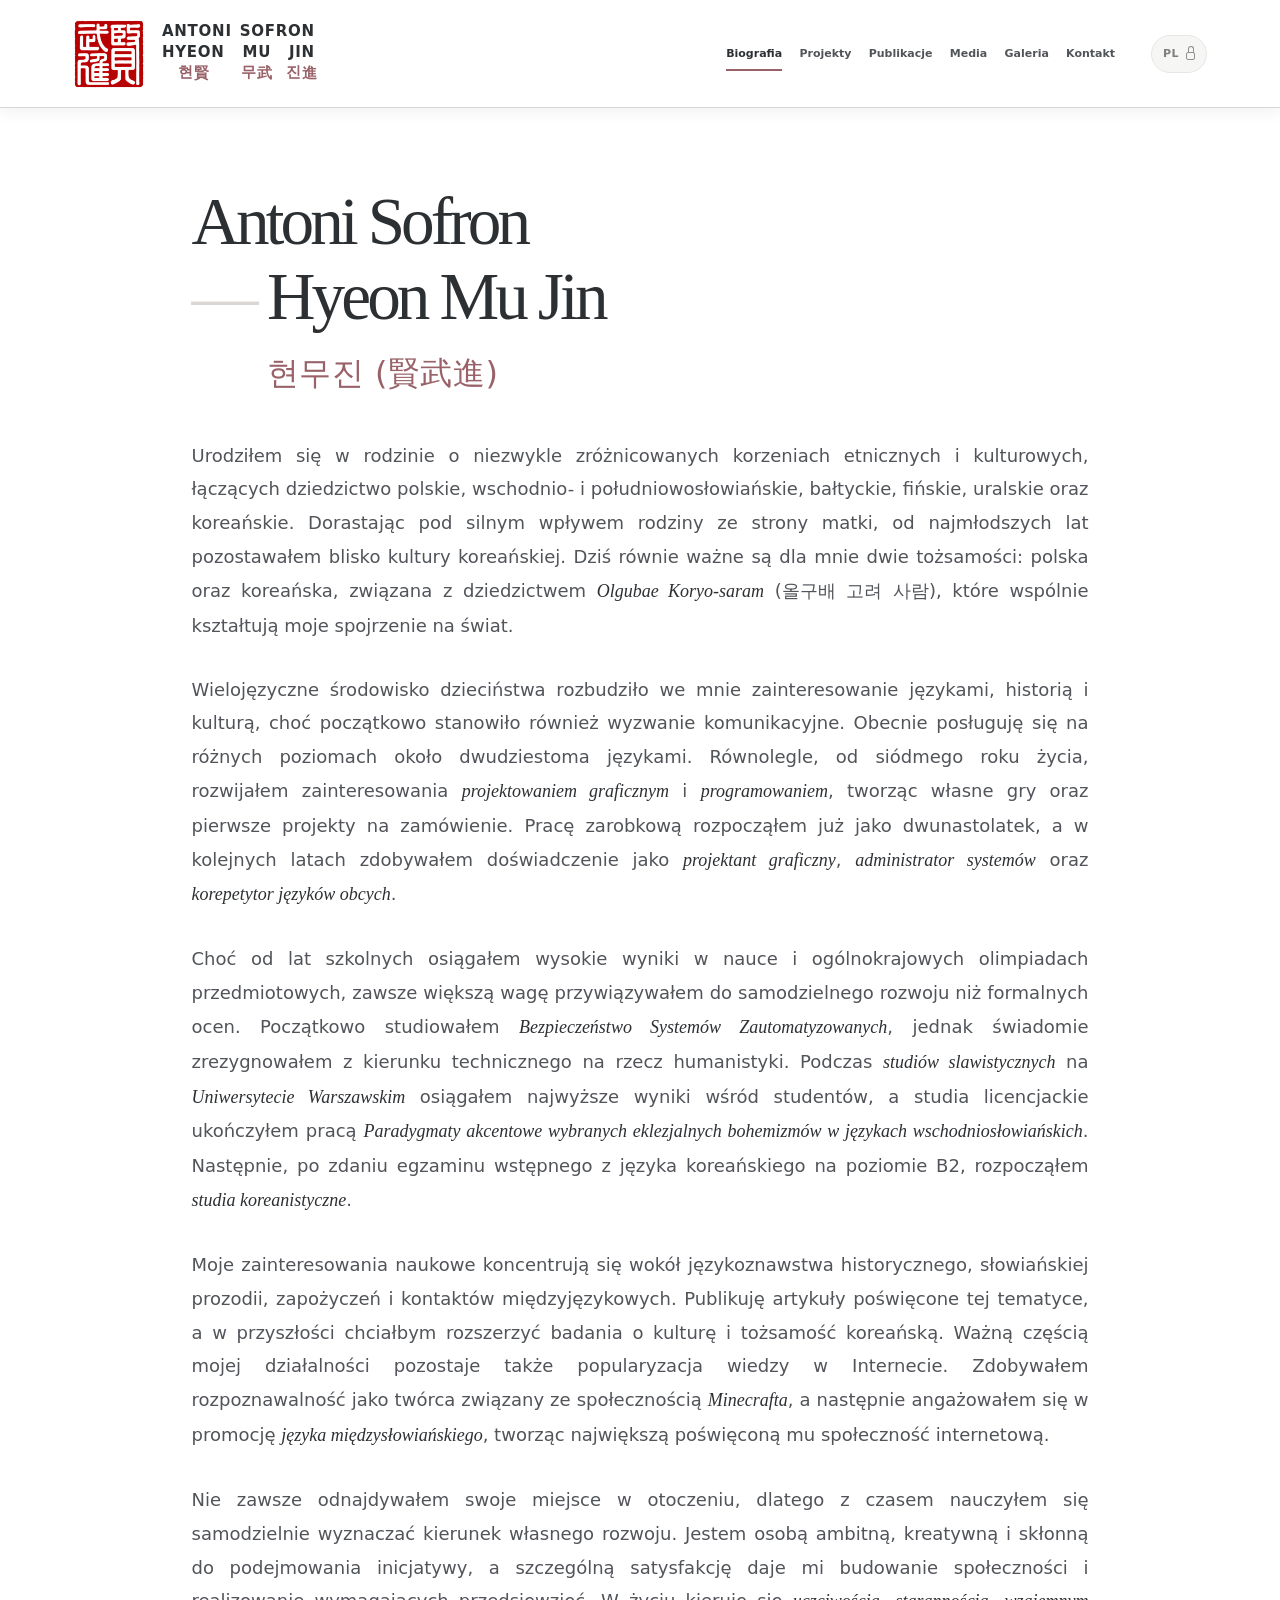
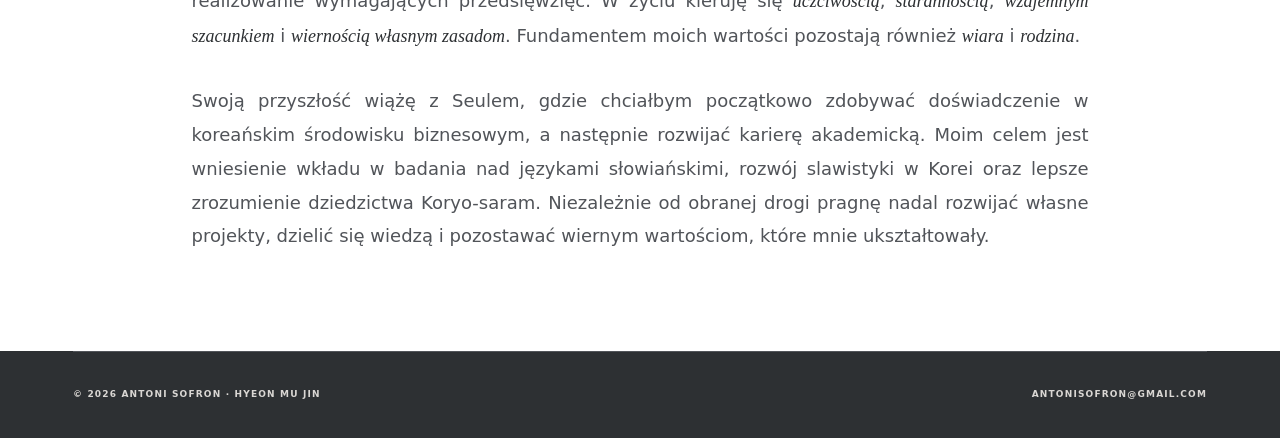
<file: index.html>
<!DOCTYPE html>
<html lang="pl"><head><meta charset="utf-8"/><meta content="width=device-width, initial-scale=1" name="viewport"/>
<meta content="#FFFFFF" name="theme-color"/>
<meta content="Antoni Sofron — Hyeon Mu Jin (현무진, 賢武進). Biografia, projekty, publikacje, media i kontakt." name="description"/>
<link href="https://antonisofron.github.io/antonisofron/" rel="canonical"/>
<meta content="website" property="og:type"/><meta content="AntoniSofron | Antoni Sofron — Hyeon Mu Jin" property="og:title"/>
<meta content="Antoni Sofron — Hyeon Mu Jin (현무진, 賢武進). Biografia, projekty, publikacje, media i kontakt." property="og:description"/>
<meta content="https://antonisofron.github.io/antonisofron/" property="og:url"/><meta content="pl_PL" property="og:locale"/>
<title>AntoniSofron | Antoni Sofron — Hyeon Mu Jin</title><link rel="icon" type="image/png" sizes="192x192" href="favicon-pieczec-v12.png"/><link rel="icon" href="favicon-v12.ico" sizes="any"/><link rel="apple-touch-icon" href="apple-touch-icon-v12.png"/>
<link href="styles-v49.css" rel="stylesheet"/><script defer="" src="script.js"></script></head><body data-page="biografia"><a class="skip-link" data-i18n="skip" href="#main">Przejdź do treści</a><header class="site-header" id="top">
<a aria-label="AntoniSofron — strona główna" class="brand" href="./">
<span aria-hidden="true" class="brand-symbol"><img alt="" class="brand-symbol-image" src="logo-antonisofron-v12.png" width="72" height="72" decoding="async"/></span>
<span class="brand-text">
  <strong class="brand-name"><span>ANTONI</span><span>SOFRON</span></strong>
  <span class="brand-syllables" aria-label="Hyeon Mu Jin — 현 賢 · 무 武 · 진 進">
    <span class="brand-syllable"><strong class="brand-latin">HYEON</strong><span class="brand-script-pair"><span class="brand-hangul" lang="ko">현</span><span class="brand-hanja" lang="zh-Hant">賢</span></span></span>
    <span class="brand-syllable"><strong class="brand-latin">MU</strong><span class="brand-script-pair"><span class="brand-hangul" lang="ko">무</span><span class="brand-hanja" lang="zh-Hant">武</span></span></span>
    <span class="brand-syllable"><strong class="brand-latin">JIN</strong><span class="brand-script-pair"><span class="brand-hangul" lang="ko">진</span><span class="brand-hanja" lang="zh-Hant">進</span></span></span>
  </span>
</span>
</a>
<nav aria-label="Główna nawigacja" class="desktop-nav" id="main-navigation">
<a aria-current="page" data-i18n="navBio" href="./">Biografia</a>
<a data-i18n="navProjects" href="projekty/">Projekty</a>
<a data-i18n="navPublications" href="publikacje/">Publikacje</a>
<a data-i18n="navMedia" href="media/">Media</a>
<a data-i18n="navGallery" href="galeria/">Galeria</a>
<a data-i18n="navContact" href="kontakt/">Kontakt</a>
</nav>
<div class="header-actions">
<button aria-label="Dostępny język: polski. Inne wersje językowe nie są jeszcze dostępne." class="control-button language-button" disabled="" id="language-toggle" title="Język polski — inne wersje w przygotowaniu" type="button"><span>PL</span><span aria-hidden="true" class="lang-lock"></span></button>
<button aria-controls="main-navigation" aria-expanded="false" aria-label="Otwórz menu" class="mobile-menu-button" id="menu-toggle" type="button"><span aria-hidden="true">☰</span></button>
</div>
</header><div class="site-shell"><main id="main">
<section aria-labelledby="hero-name" class="hero hero-biography-clean section-padding">
  <div class="hero-copy">
    <h1 class="personal-name" id="hero-name"><span class="name-polish">Antoni Sofron</span><span aria-hidden="true" class="name-dash">—</span><span class="name-korean"><span class="name-transcription">Hyeon Mu Jin</span><span class="name-subtitle"><span lang="ko">현무진</span> <span lang="ko-Hani">(賢武進)</span></span></span></h1>
  </div>
</section>
<section class="bio-editorial bio-editorial-clean" id="biografia" aria-labelledby="hero-name">
  <div class="bio-wrap">
    <article class="bio-story-clean" aria-label="Biografia Antoniego Sofrona">
      <p class="bio-narrative bio-narrative-lead">Urodziłem się w rodzinie o niezwykle zróżnicowanych korzeniach etnicznych i kulturowych, łączących dziedzictwo polskie, wschodnio- i południowosłowiańskie, bałtyckie, fińskie, uralskie oraz koreańskie. Dorastając pod silnym wpływem rodziny ze strony matki, od najmłodszych lat pozostawałem blisko kultury koreańskiej. Dziś równie ważne są dla mnie dwie tożsamości: polska oraz koreańska, związana z dziedzictwem <em>Olgubae Koryo-saram</em> (올구배 고려 사람), które wspólnie kształtują moje spojrzenie na świat.</p>

      <p class="bio-narrative">Wielojęzyczne środowisko dzieciństwa rozbudziło we mnie zainteresowanie językami, historią i kulturą, choć początkowo stanowiło również wyzwanie komunikacyjne. Obecnie posługuję się na różnych poziomach około dwudziestoma językami. Równolegle, od siódmego roku życia, rozwijałem zainteresowania <em>projektowaniem graficznym</em> i <em>programowaniem</em>, tworząc własne gry oraz pierwsze projekty na zamówienie. Pracę zarobkową rozpocząłem już jako dwunastolatek, a w kolejnych latach zdobywałem doświadczenie jako <em>projektant graficzny</em>, <em>administrator systemów</em> oraz <em>korepetytor języków obcych</em>.</p>

      <p class="bio-narrative">Choć od lat szkolnych osiągałem wysokie wyniki w nauce i ogólnokrajowych olimpiadach przedmiotowych, zawsze większą wagę przywiązywałem do samodzielnego rozwoju niż formalnych ocen. Początkowo studiowałem <em>Bezpieczeństwo Systemów Zautomatyzowanych</em>, jednak świadomie zrezygnowałem z kierunku technicznego na rzecz humanistyki. Podczas <em>studiów slawistycznych</em> na <em>Uniwersytecie Warszawskim</em> osiągałem najwyższe wyniki wśród studentów, a studia licencjackie ukończyłem pracą <em>Paradygmaty akcentowe wybranych eklezjalnych bohemizmów w językach wschodniosłowiańskich</em>. Następnie, po zdaniu egzaminu wstępnego z języka koreańskiego na poziomie B2, rozpocząłem <em>studia koreanistyczne</em>.</p>

      <p class="bio-narrative">Moje zainteresowania naukowe koncentrują się wokół językoznawstwa historycznego, słowiańskiej prozodii, zapożyczeń i kontaktów międzyjęzykowych. Publikuję artykuły poświęcone tej tematyce, a w przyszłości chciałbym rozszerzyć badania o kulturę i tożsamość koreańską. Ważną częścią mojej działalności pozostaje także popularyzacja wiedzy w Internecie. Zdobywałem rozpoznawalność jako twórca związany ze społecznością <em>Minecrafta</em>, a następnie angażowałem się w promocję <em>języka międzysłowiańskiego</em>, tworząc największą poświęconą mu społeczność internetową.</p>

      <p class="bio-narrative">Nie zawsze odnajdywałem swoje miejsce w otoczeniu, dlatego z czasem nauczyłem się samodzielnie wyznaczać kierunek własnego rozwoju. Jestem osobą ambitną, kreatywną i skłonną do podejmowania inicjatywy, a szczególną satysfakcję daje mi budowanie społeczności i realizowanie wymagających przedsięwzięć. W życiu kieruję się <em>uczciwością</em>, <em>starannością</em>, <em>wzajemnym szacunkiem</em> i <em>wiernością własnym zasadom</em>. Fundamentem moich wartości pozostają również <em>wiara</em> i <em>rodzina</em>.</p>

      <p class="bio-narrative">Swoją przyszłość wiążę z Seulem, gdzie chciałbym początkowo zdobywać doświadczenie w koreańskim środowisku biznesowym, a następnie rozwijać karierę akademicką. Moim celem jest wniesienie wkładu w badania nad językami słowiańskimi, rozwój slawistyki w Korei oraz lepsze zrozumienie dziedzictwa Koryo-saram. Niezależnie od obranej drogi pragnę nadal rozwijać własne projekty, dzielić się wiedzą i pozostawać wiernym wartościom, które mnie ukształtowały.</p>
    </article>
  </div>
</section>
<div class="site-footer-band"><footer class="footer"><span class="footer-copyright">© 2026 ANTONI SOFRON · HYEON MU JIN</span><a class="footer-email" href="mailto:antonisofron@gmail.com">antonisofron@gmail.com</a></footer></div></main></div></body></html>
</file>
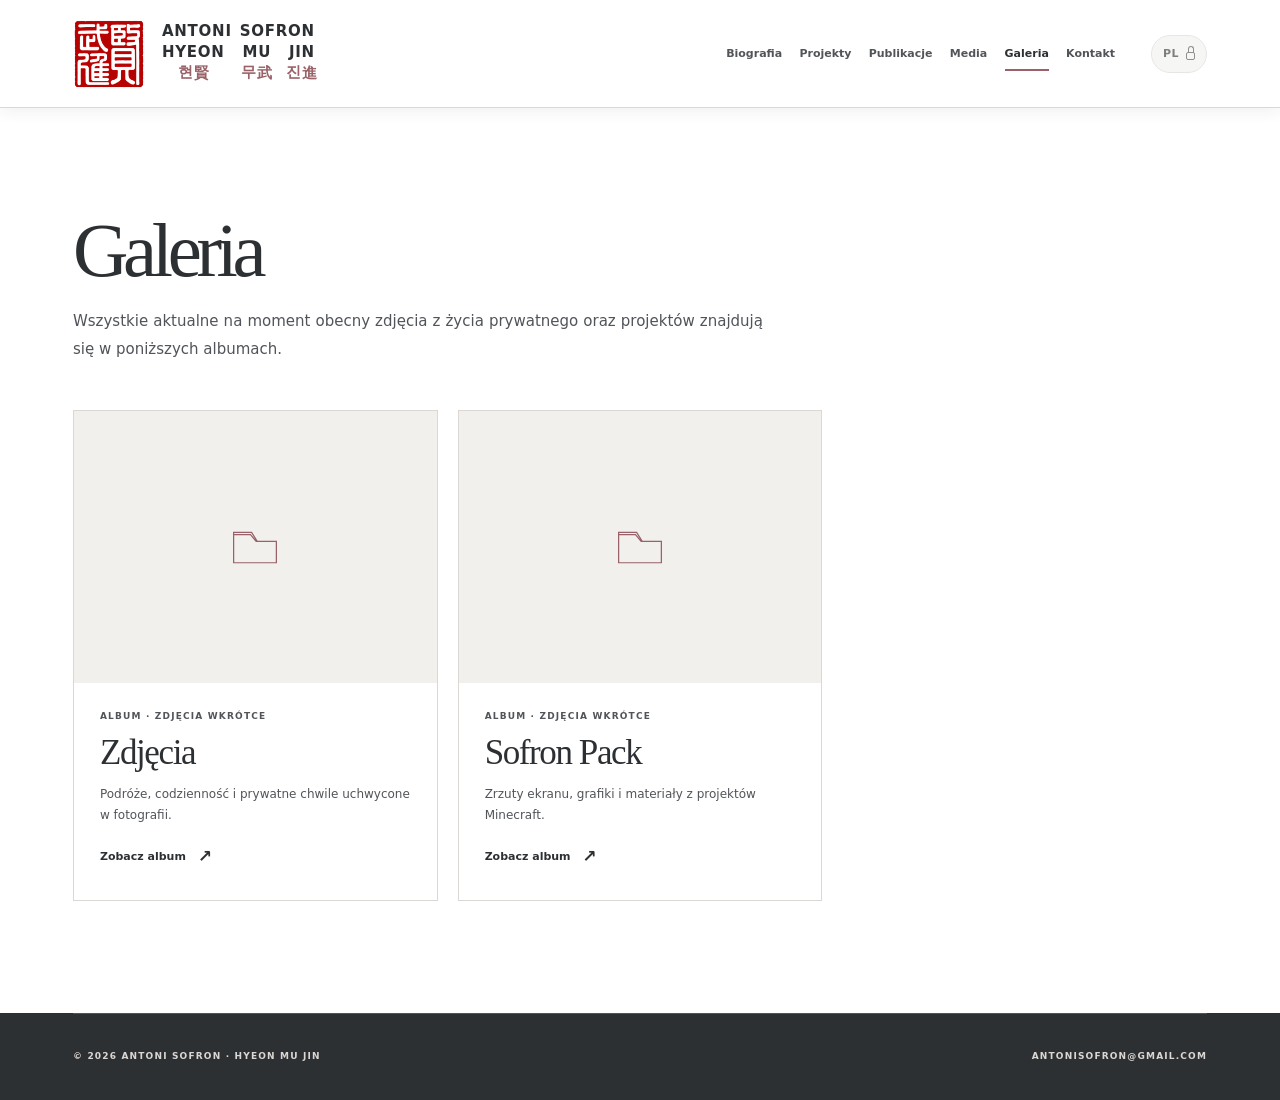
<file: galeria/index.html>
<!DOCTYPE html>

<html lang="pl"><head><meta charset="utf-8"/><meta content="width=device-width, initial-scale=1" name="viewport"/>
<meta content="#FFFFFF" name="theme-color"/>
<meta content="Galeria — Antoni Sofron (Hyeon Mu Jin, 현무진 · 賢武進). Albumy zdjęć i fotografie." name="description"/>
<link href="https://antonisofron.github.io/antonisofron/galeria/" rel="canonical"/>
<meta content="website" property="og:type"/><meta content="Galeria | AntoniSofron" property="og:title"/>
<meta content="Galeria — Antoni Sofron (Hyeon Mu Jin, 현무진 · 賢武進). Albumy zdjęć i fotografie." property="og:description"/>
<meta content="https://antonisofron.github.io/antonisofron/galeria/" property="og:url"/><meta content="pl_PL" property="og:locale"/>
<title>Galeria | AntoniSofron</title><link rel="icon" type="image/png" sizes="192x192" href="../favicon-pieczec-v12.png"/><link rel="icon" href="../favicon-v12.ico" sizes="any"/><link rel="apple-touch-icon" href="../apple-touch-icon-v12.png"/>
<link href="../styles-v49.css" rel="stylesheet"/><link href="gallery.css" rel="stylesheet"/><script defer="" src="../script.js"></script><script defer="" src="gallery.js"></script></head><body data-page="galeria"><a class="skip-link" data-i18n="skip" href="#main">Przejdź do treści</a><header class="site-header" id="top">
<a aria-label="AntoniSofron — strona główna" class="brand" href="../">
<span aria-hidden="true" class="brand-symbol"><img alt="" class="brand-symbol-image" src="../logo-antonisofron-v12.png" width="88" height="88" decoding="async"/></span>
<span class="brand-text">
  <strong class="brand-name"><span>ANTONI</span><span>SOFRON</span></strong>
  <span class="brand-syllables" aria-label="Hyeon Mu Jin — 현 賢 · 무 武 · 진 進">
    <span class="brand-syllable"><strong class="brand-latin">HYEON</strong><span class="brand-script-pair"><span class="brand-hangul" lang="ko">현</span><span class="brand-hanja" lang="zh-Hant">賢</span></span></span>
    <span class="brand-syllable"><strong class="brand-latin">MU</strong><span class="brand-script-pair"><span class="brand-hangul" lang="ko">무</span><span class="brand-hanja" lang="zh-Hant">武</span></span></span>
    <span class="brand-syllable"><strong class="brand-latin">JIN</strong><span class="brand-script-pair"><span class="brand-hangul" lang="ko">진</span><span class="brand-hanja" lang="zh-Hant">進</span></span></span>
  </span>
</span>
</a>
<nav aria-label="Główna nawigacja" class="desktop-nav" id="main-navigation">
<a data-i18n="navBio" href="../">Biografia</a>
<a data-i18n="navProjects" href="../projekty/">Projekty</a>
<a data-i18n="navPublications" href="../publikacje/">Publikacje</a>
<a data-i18n="navMedia" href="../media/">Media</a>
<a aria-current="page" data-i18n="navGallery" href="../galeria/">Galeria</a>
<a data-i18n="navContact" href="../kontakt/">Kontakt</a>
</nav>
<div class="header-actions">
<button aria-label="Dostępny język: polski. Inne wersje językowe nie są jeszcze dostępne." class="control-button language-button" disabled="" id="language-toggle" title="Język polski — inne wersje w przygotowaniu" type="button"><span>PL</span><span aria-hidden="true" class="lang-lock"></span></button>
<button aria-controls="main-navigation" aria-expanded="false" aria-label="Otwórz menu" class="mobile-menu-button" id="menu-toggle" type="button"><span aria-hidden="true">☰</span></button>
</div>
</header>
<div class="site-shell"><main id="main">
<section class="content-section gallery-section" aria-labelledby="gallery-main-title">
  <div class="gallery-heading">
    <h1 id="gallery-main-title">Galeria</h1>
    <p>Wszystkie aktualne na moment obecny zdjęcia z życia prywatnego oraz projektów znajdują się w poniższych albumach.</p>
  </div>
  <div class="gallery-albums-grid" id="gallery-albums" aria-live="polite">
    <div class="gallery-empty">
      <span class="gallery-empty-icon" aria-hidden="true"><svg viewBox="0 0 48 48" aria-hidden="true"><path d="M5 13h15l5 6h18v19H5zM5 19V11h16l5 8"/></svg></span>
      <h2>Tutaj pojawią się albumy</h2>
      <p>Przygotowujemy pierwsze foldery ze zdjęciami. Po ich dodaniu otworzysz album i zobaczysz duże fotografie z paskiem miniaturek.</p>
    </div>
  </div>
</section>
<div class="site-footer-band"><footer class="footer"><span class="footer-copyright">© 2026 ANTONI SOFRON · HYEON MU JIN</span><a class="footer-email" href="mailto:antonisofron@gmail.com">antonisofron@gmail.com</a></footer></div>
</main></div>
<dialog id="gallery-viewer" class="gallery-viewer" aria-labelledby="gallery-viewer-title">
 <div class="gallery-viewer-layout">
  <div class="gallery-viewer-header">
   <div class="gallery-viewer-info">
    <span class="gallery-viewer-kicker">PRZEGLĄDANIE ALBUMU</span>
    <h2 class="gallery-viewer-title" id="gallery-viewer-title"></h2>
   </div>
   <button type="button" class="gallery-close" id="gallery-close" aria-label="Zamknij galerię">×</button>
  </div>
  <div class="gallery-stage" id="gallery-stage">
   <button type="button" class="gallery-arrow gallery-arrow-prev" id="gallery-prev" aria-label="Poprzednie zdjęcie"><svg viewBox="0 0 24 24" aria-hidden="true"><path d="m15 5-7 7 7 7"/></svg></button>
   <img id="gallery-main-image" alt="" hidden/>
   <p id="gallery-photo-error" class="gallery-stage-fallback" hidden>Nie udało się wczytać zdjęcia.</p>
   <button type="button" class="gallery-arrow gallery-arrow-next" id="gallery-next" aria-label="Następne zdjęcie"><svg viewBox="0 0 24 24" aria-hidden="true"><path d="m9 5 7 7-7 7"/></svg></button>
  </div>
  <p id="gallery-photo-caption" class="gallery-photo-caption"></p>
  <div class="gallery-viewer-footer">
   <div class="gallery-viewer-meta">
    <span>WYBIERZ ZDJĘCIE</span>
    <span id="gallery-photo-count" aria-live="polite"></span>
   </div>
   <div class="gallery-thumbnails" id="gallery-thumbnails" role="group" aria-label="Miniatury zdjęć z wybranego albumu"></div>
  </div>
 </div>
</dialog></body></html>
</file>
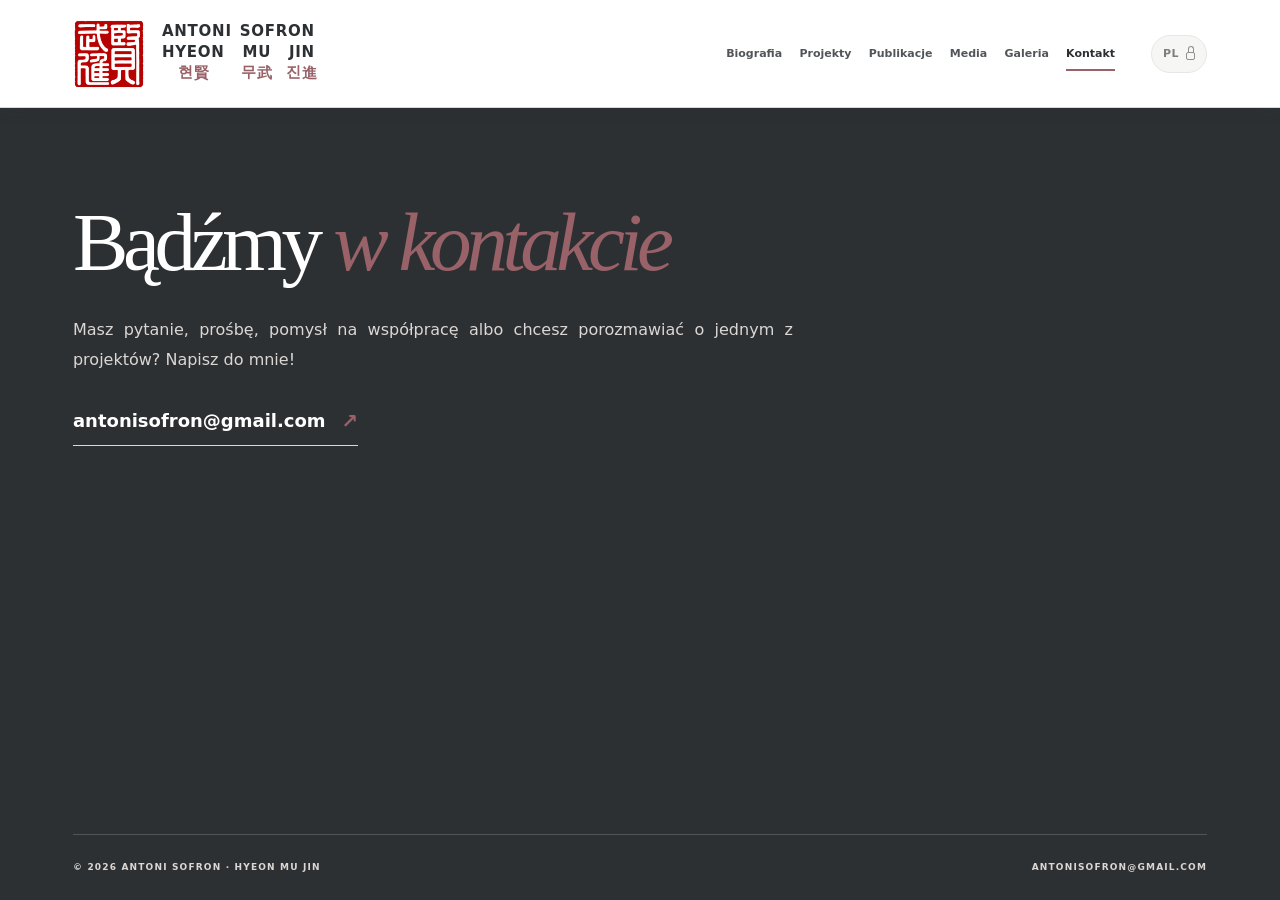
<file: kontakt/index.html>
<!DOCTYPE html>

<html lang="pl"><head><meta charset="utf-8"/><meta content="width=device-width, initial-scale=1" name="viewport"/>
<meta content="#FFFFFF" name="theme-color"/>
<meta content="Kontakt — Antoni Sofron (Hyeon Mu Jin, 현무진 · 賢武進). Masz pytanie, prośbę, pomysł na współpracę albo chcesz porozmawiać o jednym z projektów? Napisz do mnie!" name="description"/>
<link href="https://antonisofron.github.io/antonisofron/kontakt/" rel="canonical"/>
<meta content="website" property="og:type"/><meta content="Kontakt | AntoniSofron" property="og:title"/>
<meta content="Kontakt — Antoni Sofron (Hyeon Mu Jin, 현무진 · 賢武進). Masz pytanie, prośbę, pomysł na współpracę albo chcesz porozmawiać o jednym z projektów? Napisz do mnie!" property="og:description"/>
<meta content="https://antonisofron.github.io/antonisofron/kontakt/" property="og:url"/><meta content="pl_PL" property="og:locale"/>
<title>Kontakt | AntoniSofron</title><link rel="icon" type="image/png" sizes="192x192" href="../favicon-pieczec-v12.png"/><link rel="icon" href="../favicon-v12.ico" sizes="any"/><link rel="apple-touch-icon" href="../apple-touch-icon-v12.png"/>
<link href="../styles-v49.css" rel="stylesheet"/><script defer="" src="../script.js"></script></head><body data-page="kontakt"><a class="skip-link" data-i18n="skip" href="#main">Przejdź do treści</a><header class="site-header" id="top">
<a aria-label="AntoniSofron — strona główna" class="brand" href="../">
<span aria-hidden="true" class="brand-symbol"><img alt="" class="brand-symbol-image" src="../logo-antonisofron-v12.png" width="88" height="88" decoding="async"/></span>
<span class="brand-text">
  <strong class="brand-name"><span>ANTONI</span><span>SOFRON</span></strong>
  <span class="brand-syllables" aria-label="Hyeon Mu Jin — 현 賢 · 무 武 · 진 進">
    <span class="brand-syllable"><strong class="brand-latin">HYEON</strong><span class="brand-script-pair"><span class="brand-hangul" lang="ko">현</span><span class="brand-hanja" lang="zh-Hant">賢</span></span></span>
    <span class="brand-syllable"><strong class="brand-latin">MU</strong><span class="brand-script-pair"><span class="brand-hangul" lang="ko">무</span><span class="brand-hanja" lang="zh-Hant">武</span></span></span>
    <span class="brand-syllable"><strong class="brand-latin">JIN</strong><span class="brand-script-pair"><span class="brand-hangul" lang="ko">진</span><span class="brand-hanja" lang="zh-Hant">進</span></span></span>
  </span>
</span>
</a>
<nav aria-label="Główna nawigacja" class="desktop-nav" id="main-navigation">
<a data-i18n="navBio" href="../">Biografia</a>
<a data-i18n="navProjects" href="../projekty/">Projekty</a>
<a data-i18n="navPublications" href="../publikacje/">Publikacje</a>
<a data-i18n="navMedia" href="../media/">Media</a>
<a data-i18n="navGallery" href="../galeria/">Galeria</a>
<a aria-current="page" data-i18n="navContact" href="../kontakt/">Kontakt</a>
</nav>
<div class="header-actions">
<button aria-label="Dostępny język: polski. Inne wersje językowe nie są jeszcze dostępne." class="control-button language-button" disabled="" id="language-toggle" title="Język polski — inne wersje w przygotowaniu" type="button"><span>PL</span><span aria-hidden="true" class="lang-lock"></span></button>
<button aria-controls="main-navigation" aria-expanded="false" aria-label="Otwórz menu" class="mobile-menu-button" id="menu-toggle" type="button"><span aria-hidden="true">☰</span></button>
</div>
</header><div class="site-shell"><main id="main">
<section class="contact-section contact-section-clean" id="kontakt" aria-labelledby="contact-title">
  <div class="contact-content">
    <div class="contact-copy">
      <h1 id="contact-title" data-i18n-html="contactHeading">Bądźmy <em>w kontakcie</em></h1>
      <p data-i18n="contactDesc">Masz pytanie, prośbę, pomysł na współpracę albo chcesz porozmawiać o jednym z projektów? Napisz do mnie!</p>
      <div class="contact-action">
        <a class="contact-main-link contact-email" id="email-link" href="mailto:antonisofron@gmail.com" aria-label="Napisz e-mail na adres antonisofron@gmail.com">
          <span>antonisofron@gmail.com</span><span aria-hidden="true">↗</span>
        </a>
        <div aria-label="Profile zewnętrzne" class="social-links" id="social-links"></div>
      </div>
    </div>
  </div>
  <footer class="footer"><span class="footer-copyright">© 2026 ANTONI SOFRON · HYEON MU JIN</span><a class="footer-email" href="mailto:antonisofron@gmail.com">antonisofron@gmail.com</a></footer>
</section>
</main></div></body></html>
</file>
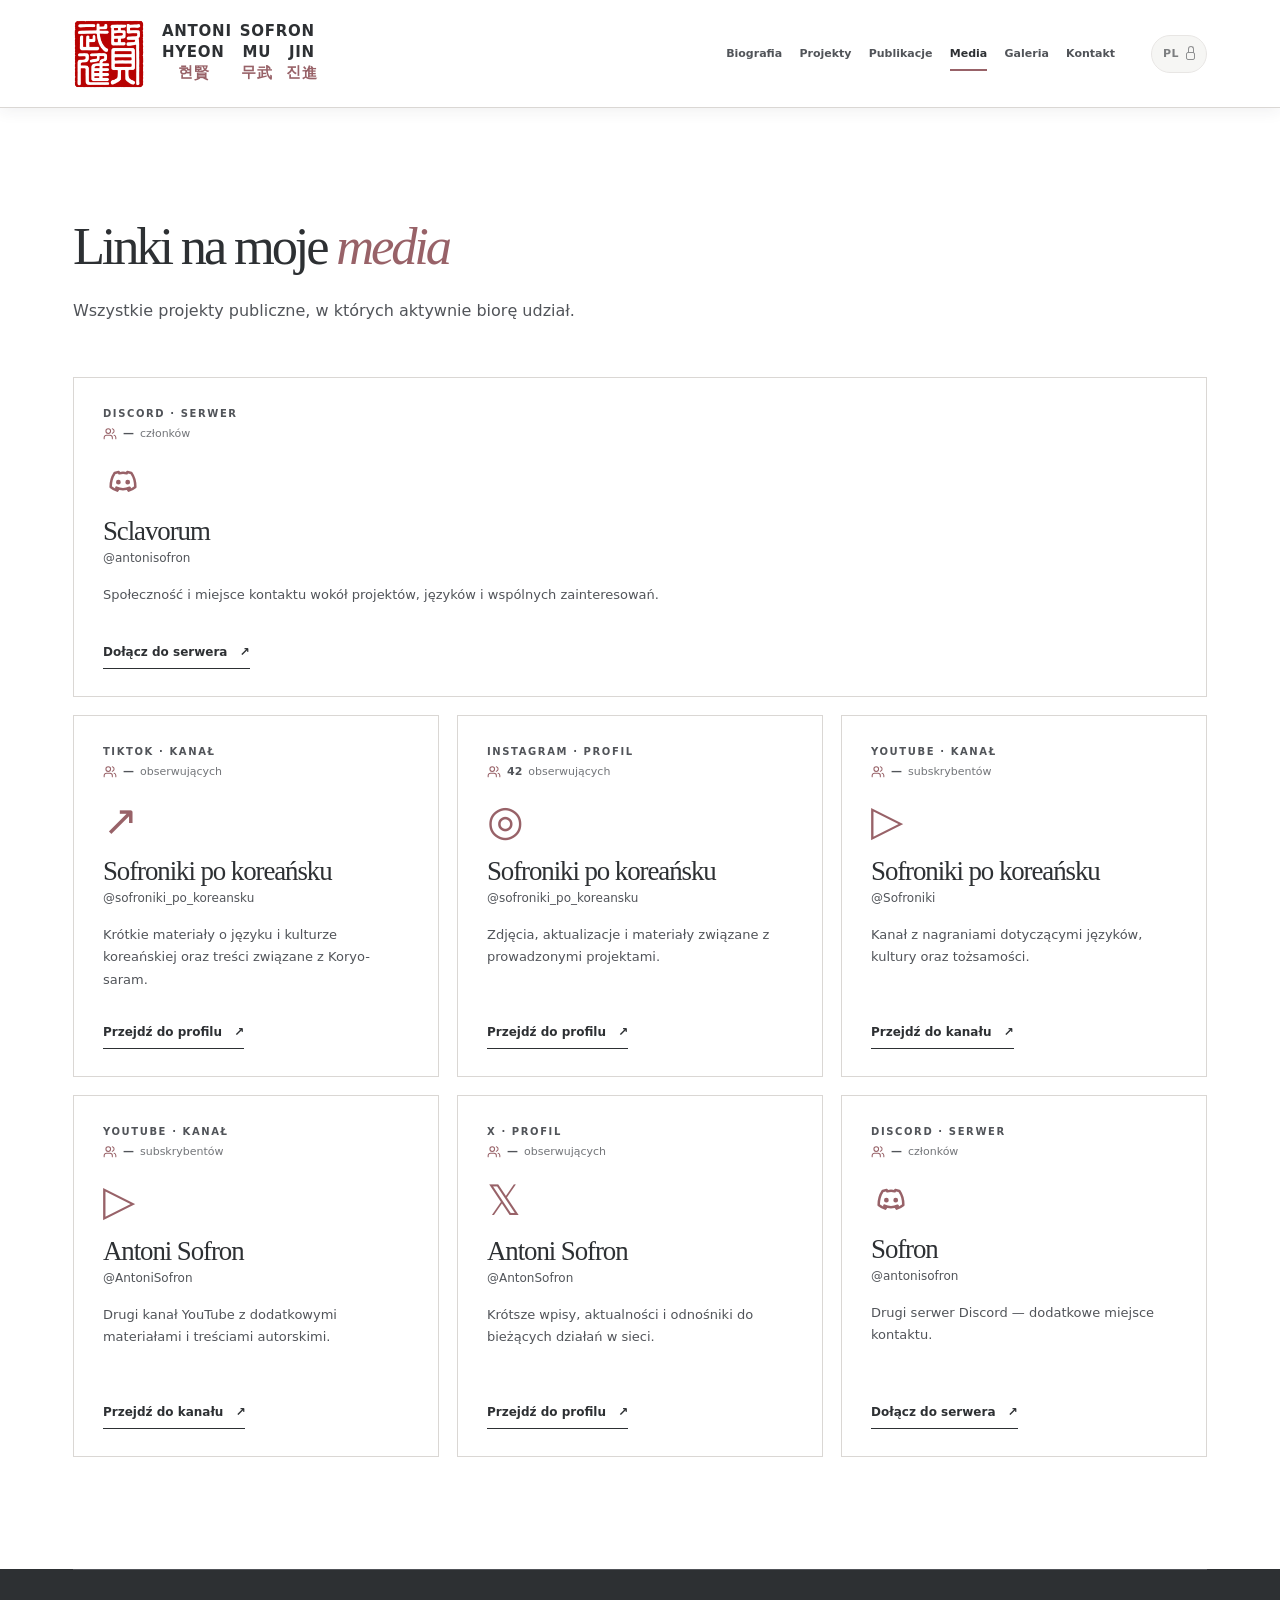
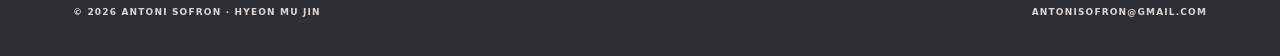
<file: media/index.html>
<!DOCTYPE html>

<html lang="pl"><head><meta charset="utf-8"/><meta content="width=device-width, initial-scale=1" name="viewport"/>
<meta content="#FFFFFF" name="theme-color"/>
<meta content="Media — Antoni Sofron (Hyeon Mu Jin, 현무진 · 賢武進). Wszystkie projekty publiczne, w których aktywnie biorę udział." name="description"/>
<link href="https://antonisofron.github.io/antonisofron/media/" rel="canonical"/>
<meta content="website" property="og:type"/><meta content="Media | AntoniSofron" property="og:title"/>
<meta content="Media — Antoni Sofron (Hyeon Mu Jin, 현무진 · 賢武進). Wszystkie projekty publiczne, w których aktywnie biorę udział." property="og:description"/>
<meta content="https://antonisofron.github.io/antonisofron/media/" property="og:url"/><meta content="pl_PL" property="og:locale"/>
<title>Media | AntoniSofron</title><link rel="icon" type="image/png" sizes="192x192" href="../favicon-pieczec-v12.png"/><link rel="icon" href="../favicon-v12.ico" sizes="any"/><link rel="apple-touch-icon" href="../apple-touch-icon-v12.png"/>
<link href="../styles-v49.css" rel="stylesheet"/><link href="media-cards-v53.css" rel="stylesheet"/><script defer="" src="../script.js"></script><script defer="" src="media-stats-v53.js"></script></head><body data-page="media"><a class="skip-link" data-i18n="skip" href="#main">Przejdź do treści</a><header class="site-header" id="top">
<a aria-label="AntoniSofron — strona główna" class="brand" href="../">
<span aria-hidden="true" class="brand-symbol"><img alt="" class="brand-symbol-image" src="../logo-antonisofron-v12.png" width="88" height="88" decoding="async"/></span>
<span class="brand-text">
  <strong class="brand-name"><span>ANTONI</span><span>SOFRON</span></strong>
  <span class="brand-syllables" aria-label="Hyeon Mu Jin — 현 賢 · 무 武 · 진 進">
    <span class="brand-syllable"><strong class="brand-latin">HYEON</strong><span class="brand-script-pair"><span class="brand-hangul" lang="ko">현</span><span class="brand-hanja" lang="zh-Hant">賢</span></span></span>
    <span class="brand-syllable"><strong class="brand-latin">MU</strong><span class="brand-script-pair"><span class="brand-hangul" lang="ko">무</span><span class="brand-hanja" lang="zh-Hant">武</span></span></span>
    <span class="brand-syllable"><strong class="brand-latin">JIN</strong><span class="brand-script-pair"><span class="brand-hangul" lang="ko">진</span><span class="brand-hanja" lang="zh-Hant">進</span></span></span>
  </span>
</span>
</a>
<nav aria-label="Główna nawigacja" class="desktop-nav" id="main-navigation">
<a data-i18n="navBio" href="../">Biografia</a>
<a data-i18n="navProjects" href="../projekty/">Projekty</a>
<a data-i18n="navPublications" href="../publikacje/">Publikacje</a>
<a aria-current="page" data-i18n="navMedia" href="../media/">Media</a>
<a data-i18n="navGallery" href="../galeria/">Galeria</a>
<a data-i18n="navContact" href="../kontakt/">Kontakt</a>
</nav>
<div class="header-actions">
<button aria-label="Dostępny język: polski. Inne wersje językowe nie są jeszcze dostępne." class="control-button language-button" disabled="" id="language-toggle" title="Język polski — inne wersje w przygotowaniu" type="button"><span>PL</span><span aria-hidden="true" class="lang-lock"></span></button>
<button aria-controls="main-navigation" aria-expanded="false" aria-label="Otwórz menu" class="mobile-menu-button" id="menu-toggle" type="button"><span aria-hidden="true">☰</span></button>
</div>
</header><div class="site-shell"><main id="main"><section class="content-section media-section media-section-clean" id="media" aria-labelledby="media-main-title">
<div class="section-heading media-heading-clean"><h1 id="media-main-title" data-i18n-html="mediaHeading">Linki na moje <em>media</em></h1><p class="heading-description" data-i18n="mediaIntro">Wszystkie projekty publiczne, w których aktywnie biorę udział.</p></div>
<div class="research-grid media-grid media-grid-v50">
  <article class="research-card media-card media-wide-card">
    <span class="research-card-no">DISCORD · SERWER</span>
    <div class="media-live-stat" data-media-stat="sclavorum" role="status" aria-label="członków: dane jeszcze niedostępne"><svg viewBox="0 0 24 24" fill="none" stroke="currentColor" stroke-width="1.8" stroke-linecap="round" stroke-linejoin="round" aria-hidden="true"><path d="M16 20v-2a4 4 0 0 0-4-4H6a4 4 0 0 0-4 4v2"/><circle cx="9" cy="7" r="4"/><path d="M22 20v-2a4 4 0 0 0-3-3.87M16 3.13a4 4 0 0 1 0 7.75"/></svg><span class="media-live-count">—</span><span class="media-live-unit">członków</span></div>
    <div aria-hidden="true" class="research-card-icon"><svg viewBox="0 0 24 24" fill="none" stroke-width="1.5" stroke-linecap="round" stroke-linejoin="round" aria-hidden="true"><path d="M7 6.6 9.4 6l.4.8c1.5-.4 3-.4 4.4 0l.4-.8L17 6.6c1.7 2.4 2.4 5.2 2.4 8.4-1.2 1-2.5 1.7-4 2.2l-.7-1.1c.5-.2.9-.4 1.3-.7-2.5 1.2-5.5 1.2-8 0 .4.3.8.5 1.3.7l-.7 1.1c-1.5-.5-2.8-1.2-4-2.2 0-3.2.8-6 2.4-8.4Z"/><path d="M9.2 12.1h.05M14.8 12.1h.05" stroke-width="2.8"/></svg></div>
    <h3>Sclavorum</h3>
    <span class="media-handle">@antonisofron</span>
    <p>Społeczność i miejsce kontaktu wokół projektów, języków i wspólnych zainteresowań.</p>
    <a class="media-link" href="https://discord.gg/WHVATWdK4y" rel="noopener noreferrer" target="_blank">Dołącz do serwera <span aria-hidden="true">↗</span></a>
  </article>
  <article class="research-card media-card">
    <span class="research-card-no">TIKTOK · KANAŁ</span>
    <div class="media-live-stat" data-media-stat="sofroniki_tiktok" role="status" aria-label="obserwujących: dane jeszcze niedostępne"><svg viewBox="0 0 24 24" fill="none" stroke="currentColor" stroke-width="1.8" stroke-linecap="round" stroke-linejoin="round" aria-hidden="true"><path d="M16 20v-2a4 4 0 0 0-4-4H6a4 4 0 0 0-4 4v2"/><circle cx="9" cy="7" r="4"/><path d="M22 20v-2a4 4 0 0 0-3-3.87M16 3.13a4 4 0 0 1 0 7.75"/></svg><span class="media-live-count">—</span><span class="media-live-unit">obserwujących</span></div>
    <div aria-hidden="true" class="research-card-icon">↗</div>
    <h3>Sofroniki po koreańsku</h3>
    <span class="media-handle">@sofroniki_po_koreansku</span>
    <p>Krótkie materiały o języku i kulturze koreańskiej oraz treści związane z Koryo-saram.</p>
    <a class="media-link" href="https://www.tiktok.com/@sofroniki_po_koreansku" rel="noopener noreferrer" target="_blank">Przejdź do profilu <span aria-hidden="true">↗</span></a>
  </article>
  <article class="research-card media-card">
    <span class="research-card-no">INSTAGRAM · PROFIL</span>
    <div class="media-live-stat" data-media-stat="sofroniki_instagram" role="status" aria-label="obserwujących: dane jeszcze niedostępne"><svg viewBox="0 0 24 24" fill="none" stroke="currentColor" stroke-width="1.8" stroke-linecap="round" stroke-linejoin="round" aria-hidden="true"><path d="M16 20v-2a4 4 0 0 0-4-4H6a4 4 0 0 0-4 4v2"/><circle cx="9" cy="7" r="4"/><path d="M22 20v-2a4 4 0 0 0-3-3.87M16 3.13a4 4 0 0 1 0 7.75"/></svg><span class="media-live-count">—</span><span class="media-live-unit">obserwujących</span></div>
    <div aria-hidden="true" class="research-card-icon">◎</div>
    <h3>Sofroniki po koreańsku</h3>
    <span class="media-handle">@sofroniki_po_koreansku</span>
    <p>Zdjęcia, aktualizacje i materiały związane z prowadzonymi projektami.</p>
    <a class="media-link" href="https://www.instagram.com/sofroniki_po_koreansku/" rel="noopener noreferrer" target="_blank">Przejdź do profilu <span aria-hidden="true">↗</span></a>
  </article>
  <article class="research-card media-card">
    <span class="research-card-no">YOUTUBE · KANAŁ</span>
    <div class="media-live-stat" data-media-stat="sofroniki_youtube" role="status" aria-label="subskrybentów: dane jeszcze niedostępne"><svg viewBox="0 0 24 24" fill="none" stroke="currentColor" stroke-width="1.8" stroke-linecap="round" stroke-linejoin="round" aria-hidden="true"><path d="M16 20v-2a4 4 0 0 0-4-4H6a4 4 0 0 0-4 4v2"/><circle cx="9" cy="7" r="4"/><path d="M22 20v-2a4 4 0 0 0-3-3.87M16 3.13a4 4 0 0 1 0 7.75"/></svg><span class="media-live-count">—</span><span class="media-live-unit">subskrybentów</span></div>
    <div aria-hidden="true" class="research-card-icon">▷</div>
    <h3>Sofroniki po koreańsku</h3>
    <span class="media-handle">@Sofroniki</span>
    <p>Kanał z nagraniami dotyczącymi języków, kultury oraz tożsamości.</p>
    <a class="media-link" href="https://www.youtube.com/@Sofroniki" rel="noopener noreferrer" target="_blank">Przejdź do kanału <span aria-hidden="true">↗</span></a>
  </article>
  <article class="research-card media-card">
    <span class="research-card-no">YOUTUBE · KANAŁ</span>
    <div class="media-live-stat" data-media-stat="antoni_youtube" role="status" aria-label="subskrybentów: dane jeszcze niedostępne"><svg viewBox="0 0 24 24" fill="none" stroke="currentColor" stroke-width="1.8" stroke-linecap="round" stroke-linejoin="round" aria-hidden="true"><path d="M16 20v-2a4 4 0 0 0-4-4H6a4 4 0 0 0-4 4v2"/><circle cx="9" cy="7" r="4"/><path d="M22 20v-2a4 4 0 0 0-3-3.87M16 3.13a4 4 0 0 1 0 7.75"/></svg><span class="media-live-count">—</span><span class="media-live-unit">subskrybentów</span></div>
    <div aria-hidden="true" class="research-card-icon">▷</div>
    <h3>Antoni Sofron</h3>
    <span class="media-handle">@AntoniSofron</span>
    <p>Drugi kanał YouTube z dodatkowymi materiałami i treściami autorskimi.</p>
    <a class="media-link" href="https://www.youtube.com/@AntoniSofron" rel="noopener noreferrer" target="_blank">Przejdź do kanału <span aria-hidden="true">↗</span></a>
  </article>
  <article class="research-card media-card">
    <span class="research-card-no">X · PROFIL</span>
    <div class="media-live-stat" data-media-stat="antoni_x" role="status" aria-label="obserwujących: dane jeszcze niedostępne"><svg viewBox="0 0 24 24" fill="none" stroke="currentColor" stroke-width="1.8" stroke-linecap="round" stroke-linejoin="round" aria-hidden="true"><path d="M16 20v-2a4 4 0 0 0-4-4H6a4 4 0 0 0-4 4v2"/><circle cx="9" cy="7" r="4"/><path d="M22 20v-2a4 4 0 0 0-3-3.87M16 3.13a4 4 0 0 1 0 7.75"/></svg><span class="media-live-count">—</span><span class="media-live-unit">obserwujących</span></div>
    <div aria-hidden="true" class="research-card-icon">𝕏</div>
    <h3>Antoni Sofron</h3>
    <span class="media-handle">@AntonSofron</span>
    <p>Krótsze wpisy, aktualności i odnośniki do bieżących działań w sieci.</p>
    <a class="media-link" href="https://x.com/AntonSofron" rel="noopener noreferrer" target="_blank">Przejdź do profilu <span aria-hidden="true">↗</span></a>
  </article>
  <article class="research-card media-card">
    <span class="research-card-no">DISCORD · SERWER</span>
    <div class="media-live-stat" data-media-stat="sofron_discord" role="status" aria-label="członków: dane jeszcze niedostępne"><svg viewBox="0 0 24 24" fill="none" stroke="currentColor" stroke-width="1.8" stroke-linecap="round" stroke-linejoin="round" aria-hidden="true"><path d="M16 20v-2a4 4 0 0 0-4-4H6a4 4 0 0 0-4 4v2"/><circle cx="9" cy="7" r="4"/><path d="M22 20v-2a4 4 0 0 0-3-3.87M16 3.13a4 4 0 0 1 0 7.75"/></svg><span class="media-live-count">—</span><span class="media-live-unit">członków</span></div>
    <div aria-hidden="true" class="research-card-icon"><svg viewBox="0 0 24 24" fill="none" stroke-width="1.5" stroke-linecap="round" stroke-linejoin="round" aria-hidden="true"><path d="M7 6.6 9.4 6l.4.8c1.5-.4 3-.4 4.4 0l.4-.8L17 6.6c1.7 2.4 2.4 5.2 2.4 8.4-1.2 1-2.5 1.7-4 2.2l-.7-1.1c.5-.2.9-.4 1.3-.7-2.5 1.2-5.5 1.2-8 0 .4.3.8.5 1.3.7l-.7 1.1c-1.5-.5-2.8-1.2-4-2.2 0-3.2.8-6 2.4-8.4Z"/><path d="M9.2 12.1h.05M14.8 12.1h.05" stroke-width="2.8"/></svg></div>
    <h3>Sofron</h3>
    <span class="media-handle">@antonisofron</span>
    <p>Drugi serwer Discord — dodatkowe miejsce kontaktu.</p>
    <a class="media-link" href="https://discord.gg/ZtFZ5p4EA5" rel="noopener noreferrer" target="_blank">Dołącz do serwera <span aria-hidden="true">↗</span></a>
  </article>
</div>
</section><div class="site-footer-band"><footer class="footer"><span class="footer-copyright">© 2026 ANTONI SOFRON · HYEON MU JIN</span><a class="footer-email" href="mailto:antonisofron@gmail.com">antonisofron@gmail.com</a></footer></div></main></div></body></html>
</file>
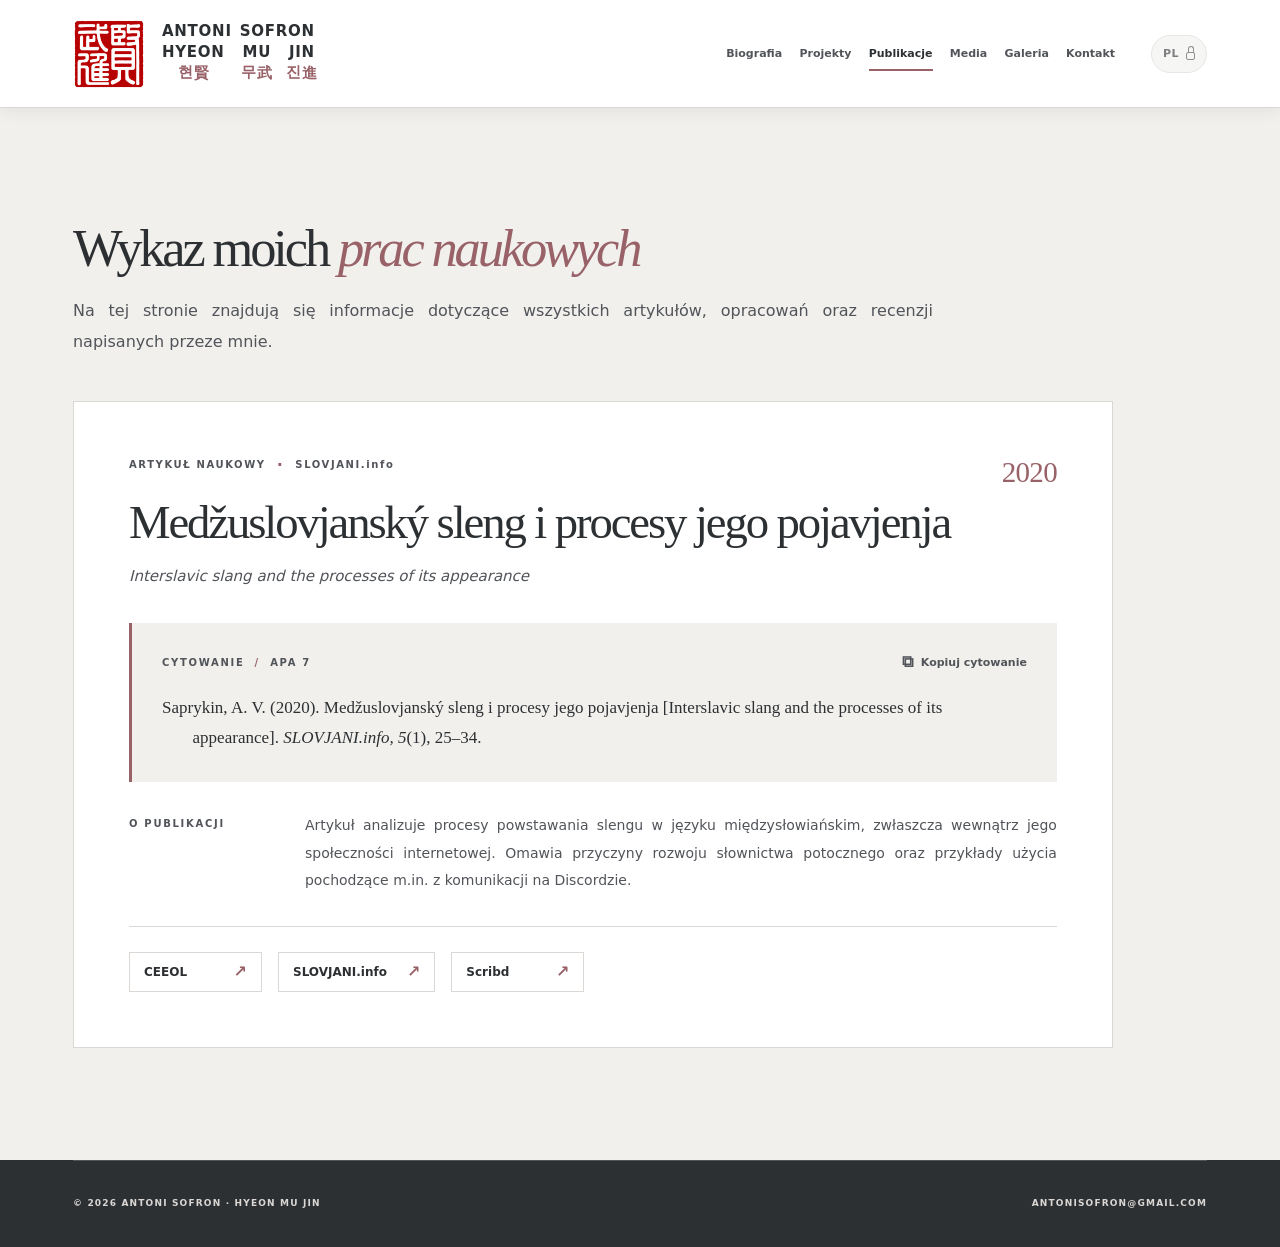
<file: publikacje/index.html>
<!DOCTYPE html>

<html lang="pl"><head><meta charset="utf-8"/><meta content="width=device-width, initial-scale=1" name="viewport"/>
<meta content="#FFFFFF" name="theme-color"/>
<meta content="Publikacje — Antoni Sofron (Hyeon Mu Jin, 현무진 · 賢武進). Na tej stronie znajdują się informacje dotyczące wszystkich artykułów, opracowań oraz recenzji napisanych przeze mnie." name="description"/>
<link href="https://antonisofron.github.io/antonisofron/publikacje/" rel="canonical"/>
<meta content="website" property="og:type"/><meta content="Publikacje | AntoniSofron" property="og:title"/>
<meta content="Publikacje — Antoni Sofron (Hyeon Mu Jin, 현무진 · 賢武進). Na tej stronie znajdują się informacje dotyczące wszystkich artykułów, opracowań oraz recenzji napisanych przeze mnie." property="og:description"/>
<meta content="https://antonisofron.github.io/antonisofron/publikacje/" property="og:url"/><meta content="pl_PL" property="og:locale"/>
<title>Publikacje | AntoniSofron</title><link rel="icon" type="image/png" sizes="192x192" href="../favicon-pieczec-v12.png"/><link rel="icon" href="../favicon-v12.ico" sizes="any"/><link rel="apple-touch-icon" href="../apple-touch-icon-v12.png"/>
<link href="../styles-v49.css" rel="stylesheet"/><script defer="" src="../script.js"></script></head><body data-page="publikacje"><a class="skip-link" data-i18n="skip" href="#main">Przejdź do treści</a><header class="site-header" id="top">
<a aria-label="AntoniSofron — strona główna" class="brand" href="../">
<span aria-hidden="true" class="brand-symbol"><img alt="" class="brand-symbol-image" src="../logo-antonisofron-v12.png" width="88" height="88" decoding="async"/></span>
<span class="brand-text">
  <strong class="brand-name"><span>ANTONI</span><span>SOFRON</span></strong>
  <span class="brand-syllables" aria-label="Hyeon Mu Jin — 현 賢 · 무 武 · 진 進">
    <span class="brand-syllable"><strong class="brand-latin">HYEON</strong><span class="brand-script-pair"><span class="brand-hangul" lang="ko">현</span><span class="brand-hanja" lang="zh-Hant">賢</span></span></span>
    <span class="brand-syllable"><strong class="brand-latin">MU</strong><span class="brand-script-pair"><span class="brand-hangul" lang="ko">무</span><span class="brand-hanja" lang="zh-Hant">武</span></span></span>
    <span class="brand-syllable"><strong class="brand-latin">JIN</strong><span class="brand-script-pair"><span class="brand-hangul" lang="ko">진</span><span class="brand-hanja" lang="zh-Hant">進</span></span></span>
  </span>
</span>
</a>
<nav aria-label="Główna nawigacja" class="desktop-nav" id="main-navigation">
<a data-i18n="navBio" href="../">Biografia</a>
<a data-i18n="navProjects" href="../projekty/">Projekty</a>
<a aria-current="page" data-i18n="navPublications" href="../publikacje/">Publikacje</a>
<a data-i18n="navMedia" href="../media/">Media</a>
<a data-i18n="navGallery" href="../galeria/">Galeria</a>
<a data-i18n="navContact" href="../kontakt/">Kontakt</a>
</nav>
<div class="header-actions">
<button aria-label="Dostępny język: polski. Inne wersje językowe nie są jeszcze dostępne." class="control-button language-button" disabled="" id="language-toggle" title="Język polski — inne wersje w przygotowaniu" type="button"><span>PL</span><span aria-hidden="true" class="lang-lock"></span></button>
<button aria-controls="main-navigation" aria-expanded="false" aria-label="Otwórz menu" class="mobile-menu-button" id="menu-toggle" type="button"><span aria-hidden="true">☰</span></button>
</div>
</header><div class="site-shell"><main id="main"><section class="content-section publications-section publications-section-clean" id="publikacje">
<div class="section-heading publications-heading-simple"><h2 data-i18n-html="pubHeading">Wykaz moich <em>prac naukowych</em></h2><p class="heading-description pub-description" data-i18n="pubIntro">Na tej stronie znajdują się informacje dotyczące wszystkich artykułów, opracowań oraz recenzji napisanych przeze mnie.</p></div>
<div class="publication-list">
  <article class="apa-publication-card" aria-labelledby="publication-2020-title">
    <header class="apa-card-header">
      <div class="apa-card-title-group">
        <div class="apa-card-overline"><span>ARTYKUŁ NAUKOWY</span><span class="apa-overline-dot" aria-hidden="true">·</span><span>SLOVJANI.info</span></div>
        <h3 id="publication-2020-title">Medžuslovjanský sleng i procesy jego pojavjenja</h3>
        <p class="apa-english-title" lang="en">Interslavic slang and the processes of its appearance</p>
      </div>
      <time class="apa-publication-date" datetime="2020">2020</time>
    </header>
    <div class="apa-citation-panel" aria-label="Cytowanie publikacji w formacie APA 7">
      <div class="apa-citation-toolbar">
        <span class="apa-citation-label">CYTOWANIE <span aria-hidden="true">/</span> APA 7</span>
        <button class="apa-copy" type="button" id="apa-copy-first" data-copy-citation="Saprykin, A. V. (2020). Medžuslovjanský sleng i procesy jego pojavjenja [Interslavic slang and the processes of its appearance]. SLOVJANI.info, 5(1), 25–34." aria-label="Skopiuj cytowanie APA do schowka">
          <span aria-hidden="true" class="apa-copy-symbol">⧉</span><span class="apa-copy-label">Kopiuj cytowanie</span>
        </button>
      </div>
      <p class="apa-citation">Saprykin, A. V. (2020). Medžuslovjanský sleng i procesy jego pojavjenja [Interslavic slang and the processes of its appearance]. <em>SLOVJANI.info, 5</em>(1), 25–34.</p>
    </div>
    <div class="apa-abstract-area">
      <div class="apa-abstract-label">O PUBLIKACJI</div>
      <p>Artykuł analizuje procesy powstawania slengu w języku międzysłowiańskim, zwłaszcza wewnątrz jego społeczności internetowej. Omawia przyczyny rozwoju słownictwa potocznego oraz przykłady użycia pochodzące m.in. z komunikacji na Discordzie.</p>
    </div>
    <nav class="apa-publication-links" aria-label="Źródła i pełny tekst publikacji">
      <a href="https://www.ceeol.com/search/article-detail?id=919768" target="_blank" rel="noopener noreferrer"><span>CEEOL</span><span aria-hidden="true">↗</span></a>
      <a href="https://slovjani.info/poiskaj/?avtor=Saprykin%2C+A.+V." target="_blank" rel="noopener noreferrer"><span>SLOVJANI.info</span><span aria-hidden="true">↗</span></a>
      <a href="https://www.scribd.com/document/977980667/Med%C5%BEuslovjansk%C3%BD-sleng-i-procesy-jego-pojavjenja-Anton-Vladimirovi%C4%8D-Saprykin-Landao-Antoni-Sofron" target="_blank" rel="noopener noreferrer"><span>Scribd</span><span aria-hidden="true">↗</span></a>
    </nav>
  </article>
</div>
</section><div class="site-footer-band"><footer class="footer"><span class="footer-copyright">© 2026 ANTONI SOFRON · HYEON MU JIN</span><a class="footer-email" href="mailto:antonisofron@gmail.com">antonisofron@gmail.com</a></footer></div></main></div></body></html>
</file>
<file: styles-v49.css>
/* AntoniSofron v17 — DOKŁADNIE 8 kolorów bazowych.
   Każdy element strony używa jednej z poniższych barw.
   Zmieniaj je tylko tutaj; czerwona pieczęć pozostaje niezmieniona. */
:root {
  color-scheme:light;
  --header-height:94px;
  /* 1 */ --paper:#FFFFFF;
  /* 2 */ --white:var(--paper);
  /* 3 */ --paper-alt:#F1F0ED;
  /* 4 */ --line:#DAD7D4;
  /* 5 */ --ink:#2D3033;
  /* 6 */ --ink-soft:#515459;
  /* 7 */ --accent:#986268;
  /* 8 */ --seal-red:#B80101;
  --panel:#44464A; /* ósmy kolor, z wcześniejszej wersji — większe grafitowe powierzchnie */
  --muted:var(--ink-soft);
  --brand-primary:var(--ink);
  --brand-deep:var(--ink);
  --accent-bright:var(--line);
  --art:var(--paper-alt);
  --seal-wine:var(--accent);
  --seal-deep:var(--ink);
  --seal-blush:var(--paper-alt);
  --shadow:0 18px 44px rgba(45,48,51,.07);
  --serif:Georgia,'Times New Roman',serif;
  --sans:'Inter','Lato',system-ui,-apple-system,BlinkMacSystemFont,'Segoe UI',sans-serif;
}
* { box-sizing:border-box; }
html { scroll-behavior:smooth; scroll-padding-top:118px; }
body { margin:0; padding-top:var(--header-height); background:var(--paper); color:var(--ink); font-family:var(--sans); -webkit-font-smoothing:antialiased; }
body, .site-header, .research-card, .project-card, .hero-art { transition:background-color .25s,border-color .25s; }
a { color:inherit; text-decoration:none; }
button { font:inherit; }
button, a { -webkit-tap-highlight-color:transparent; }
a:focus-visible, button:focus-visible {outline:3px solid var(--accent);outline-offset:4px;border-radius:2px;}
::selection { background:var(--accent); color:var(--ink); }
.skip-link { position:fixed; left:18px;top:-70px; z-index:100; background:var(--ink); color:var(--paper); padding:12px 18px; }
.skip-link:focus { top:16px; }
.site-shell { overflow:hidden; }
.site-header { height:var(--header-height); display:flex;align-items:center;justify-content:space-between;gap:36px; padding:0 max(5.7vw,calc((100vw - 1440px)/2)); border-bottom:1px solid var(--line); background:rgba(45,48,51,.97); backdrop-filter:saturate(135%) blur(8px); -webkit-backdrop-filter:saturate(135%) blur(8px); position:fixed; top:0; left:0; right:0; width:100%; z-index:1000; box-shadow:0 10px 28px rgba(45,48,51,.05); }
.brand { display:flex;align-items:center;gap:13px;flex-shrink:0; }
.brand-symbol { display:flex;align-items:center;justify-content:center; width:56px;height:56px;flex:0 0 56px; }
.brand-symbol-image { display:block; width:100%; height:100%; object-fit:contain; }
.brand-dot { display:none; }
.brand-text { display:flex;flex-direction:column;gap:2px;white-space:nowrap;line-height:1.05; }
.brand-line { display:block; }
.brand-line-1 {font-size:11px;font-weight:800;letter-spacing:.15em;}
.brand-line-2 {font-size:9px;font-weight:700;letter-spacing:.18em;color:var(--ink-soft);}
.brand-line-3 {font-size:9px;font-weight:600;letter-spacing:.34em;color:var(--muted);}
.brand-line-4 {font-size:9px;font-weight:600;letter-spacing:.34em;color:var(--muted);}
.desktop-nav {display:flex;align-items:center;gap:clamp(15px,2vw,34px);margin-left:auto;}
.desktop-nav a {font-size:12px;color:var(--ink-soft);font-weight:600;white-space:nowrap;transition:color .2s;}
.desktop-nav a:hover {color:var(--muted);}
.header-actions {display:flex;align-items:center;gap:9px;}
.control-button {width:38px;height:38px;border:1px solid var(--line);background:transparent;color:var(--ink);border-radius:50%;cursor:pointer;display:inline-flex;justify-content:center;align-items:center;}
.control-button:hover {background:var(--paper-alt);}
.language-button {font-size:11px;letter-spacing:.04em;font-weight:800;}
.mobile-menu-link {display:none;}
.section-padding {padding-left:max(5.7vw,calc((100vw - 1440px)/2));padding-right:max(5.7vw,calc((100vw - 1440px)/2));}
.hero {min-height:654px; display:grid;grid-template-columns:minmax(0,1.12fr) minmax(355px,.83fr);column-gap:clamp(34px,5vw,100px);position:relative;align-items:center;padding-top:66px;padding-bottom:68px; }
.hero-copy {padding:25px 0 12px;position:relative;z-index:2;}
.eyebrow,.small-kicker,.section-number,.project-type,.project-meta,.research-card-no,.research-tag,.quote-caption,.hero-notes,.statement-right,.project-chips,.project-status,.project-placeholder-caption,.timeline-time {font-size:10px;font-weight:800;letter-spacing:.16em;}
.eyebrow {display:flex;align-items:center;gap:13px;margin-bottom:34px;color:var(--brand-primary);}
.eyebrow-line {display:block;width:40px;height:1px;background:var(--brand-primary);}
.hero h1 {font-family:var(--serif);font-size:clamp(58px,6.3vw,104px);letter-spacing:-.072em;font-weight:400;line-height:1.06;margin:0 0 32px;white-space:nowrap;}
.hero h1 em,.section-heading h2 em,.contact-section h2 em {font-weight:400;color:var(--accent);}
.hero-description {max-width:552px;color:var(--ink-soft);font-size:16px;line-height:1.85;margin:0;}
.hero-cta {display:flex;align-items:center;gap:30px;margin-top:33px;flex-wrap:wrap;}
.button-primary {display:inline-flex;gap:35px;align-items:center;justify-content:space-between;background:var(--ink);color:var(--paper);padding:17px 22px;font-size:12px;font-weight:700;min-width:218px;transition:transform .2s,opacity .2s;}
.button-primary:hover {transform:translateY(-3px);opacity:.9;}
.button-primary span:last-child,.button-text span:last-child {font-size:17px;line-height:1;}
.button-text {display:flex;align-items:center;gap:13px;font-size:12px;font-weight:700;border-bottom:1px solid var(--ink);padding:12px 0;}
.hero-notes {display:flex;align-items:center;gap:13px;color:var(--muted);flex-wrap:wrap;margin-top:75px;font-size:9px;letter-spacing:.1em;}
.hero-notes .separator {font-size:12px;color:var(--accent);}
.hero-art {min-height:516px;width:100%;position:relative;overflow:hidden;background:radial-gradient(circle at 22% 20%,var(--paper) 0,var(--paper-alt) 33%,var(--line) 80%);border:1px solid var(--line);box-shadow:var(--shadow);}
.hero-art:after {content:'';position:absolute;inset:14px;border:1px solid rgba(45,48,51,.16);pointer-events:none;}
.art-orbit {position:absolute;border:1px solid rgba(45,48,51,.26);border-radius:50%;width:485px;height:485px;left:50%;top:51%;transform:translate(-50%,-50%) rotate(-17deg);}
.orbit-two {width:355px;height:355px;border-color:rgba(45,48,51,.20);}
.art-orb {position:absolute;top:36%;left:28%;height:230px;width:230px;background:linear-gradient(130deg,var(--line),var(--line) 55%,var(--line));border-radius:50%;filter:drop-shadow(18px 25px 13px rgba(45,48,51,.11));}
.art-word {position:absolute;font-family:var(--serif);font-style:italic;letter-spacing:-.065em;z-index:2;color:var(--ink);}
.art-word-1 {font-size:76px;left:8%;top:23%;transform:rotate(-12deg);}
.art-word-2 {font-size:66px;right:7%;top:51%;transform:rotate(-10deg);}
.art-word-3 {font-size:57px;left:6%;bottom:14%;transform:rotate(9deg);}
.art-symbol {position:absolute;right:12%;top:18%;font-size:68px;font-family:var(--serif);color:var(--accent);}
.art-corner {position:absolute;font-size:9px;letter-spacing:.16em;line-height:1.65;font-weight:800;color:var(--ink-soft);z-index:3;}
.art-corner-top {top:34px;left:33px;}.art-corner-bottom {bottom:32px;right:32px;text-align:right;}
.hero-index {position:absolute;right:5.7vw;bottom:24px;font-size:10px;font-weight:800;color:var(--muted);letter-spacing:.1em;}.hero-index span {color:var(--line);}
.statement-band {min-height:128px;display:flex;align-items:center;justify-content:center;gap:25px;padding:25px 5.7vw;background:var(--brand-primary);color:var(--paper);}
.statement-band p {max-width:840px;text-align:center;font-family:var(--serif);font-size:clamp(19px,2.2vw,29px);font-style:italic;letter-spacing:-.02em;line-height:1.35;margin:0;}
.statement-icon {font-size:32px;color:var(--accent-bright);}.statement-right {opacity:.57;white-space:nowrap;font-size:9px;}
.content-section {padding:112px max(5.7vw,calc((100vw - 1440px)/2));}
.section-heading {display:grid;grid-template-columns:minmax(145px,.28fr) 1fr;column-gap:55px;align-items:baseline;margin-bottom:56px;}
.section-number {color:var(--muted);white-space:nowrap;}
.section-heading h2 {font-family:var(--serif);font-size:clamp(40px,4.1vw,66px);font-weight:400;line-height:1.15;letter-spacing:-.06em;margin:0;}
.heading-description {grid-column:2;color:var(--ink-soft);font-size:15px;line-height:1.8;max-width:600px;margin:15px 0 0;}
.about-section {background:var(--paper);}
.about-grid {display:grid;grid-template-columns:.8fr 1fr;gap:clamp(60px,10vw,170px);border-top:1px solid var(--line);padding-top:48px;}
.small-kicker {color:var(--muted);}.about-lead {font-family:var(--serif);font-size:clamp(27px,2.8vw,42px);line-height:1.32;letter-spacing:-.045em;margin:25px 0 0;}
.about-details > p {font-size:15px;line-height:1.92;color:var(--ink-soft);margin:0 0 24px;}
.fact-row {display:grid;grid-template-columns:130px 1fr;gap:20px;border-top:1px solid var(--line);padding:17px 0;font-size:12px;}
.fact-row:first-of-type {margin-top:34px;}.fact-row span {color:var(--muted);}.fact-row strong {font-weight:700;}
.research-section {background:var(--paper-alt);}
.research-grid {display:grid;grid-template-columns:repeat(3,minmax(0,1fr));gap:17px;}
.research-card {min-height:326px;background:var(--white);padding:29px 29px 27px;border:1px solid var(--line);display:flex;flex-direction:column;transition:transform .2s,border .2s;}
.research-card:hover {transform:translateY(-5px);border-color:var(--line);}
.research-card-no {color:var(--muted);}.research-card-icon {font-family:var(--serif);font-size:42px;color:var(--accent);margin:30px 0 8px;line-height:1;}
.research-card h3 {font-family:var(--serif);font-size:27px;font-weight:400;letter-spacing:-.04em;margin:6px 0 10px;}
.research-card p {color:var(--ink-soft);font-size:13px;line-height:1.75;margin:0 0 22px;flex:1;}.research-tag {color:var(--muted);font-size:9px;}
.projects-section {background:var(--paper);}
.projects-grid {display:grid;grid-template-columns:repeat(2,minmax(0,1fr));gap:20px;}
.project-card {background:var(--white);border:1px solid var(--line);padding:29px 32px 24px;min-height:386px;position:relative;display:flex;flex-direction:column;overflow:hidden;}
.featured-project {background:var(--brand-primary);color:var(--paper);border-color:var(--brand-primary);}
.project-meta {display:flex;justify-content:space-between;gap:18px;color:var(--muted);font-size:9px;}
.featured-project .project-meta {color:var(--line);}.project-type {letter-spacing:.12em;}
.project-card h3 {font-family:var(--serif);font-size:clamp(29px,3vw,41px);line-height:1.15;letter-spacing:-.048em;font-weight:400;margin:22px 0 14px;max-width:410px;position:relative;z-index:1;}
.project-card p {font-size:13px;line-height:1.85;color:var(--ink-soft);max-width:470px;margin:0 0 29px;position:relative;z-index:1;}
.featured-project p {color:var(--line);}.project-footer {margin-top:auto;display:flex;align-items:flex-end;justify-content:space-between;gap:14px;flex-wrap:wrap;position:relative;z-index:1;}
.project-chips {display:flex;gap:7px;flex-wrap:wrap;font-size:9px;letter-spacing:.04em;}
.project-chips span {border:1px solid var(--line);padding:7px 9px;white-space:nowrap;}
.featured-project .project-chips span {border-color:var(--ink-soft);}.project-status {letter-spacing:.02em;font-size:10px;font-weight:600;color:var(--muted);}
.featured-project .project-status {color:var(--line);}
.project-link {font-size:12px;font-weight:800;border-bottom:1px solid currentColor;padding:8px 0;display:flex;gap:17px;align-items:center;}
.project-link[hidden] {display:none;}
.project-mark {font-family:var(--serif);font-size:91px;line-height:1;margin-top:28px;color:var(--line);height:95px;}.project-mark-asterisk {font-family:var(--sans);font-size:83px;}
.project-shape {position:absolute;right:16px;top:45px;width:200px;height:140px;opacity:.65;z-index:0;}
.project-shape span {position:absolute;font-family:var(--serif);font-size:66px;color:var(--line);}.project-shape span:nth-child(1) {left:10px;top:25px;transform:rotate(-21deg);}.project-shape span:nth-child(2){left:74px;top:-8px;font-size:80px;color:var(--accent);}.project-shape span:nth-child(3){right:18px;bottom:-3px;transform:rotate(22deg);}
.add-project-card {border-style:dashed;background:transparent;justify-content:center;min-height:386px;}.add-project-card h3 {max-width:290px;margin-top:0;}.add-project-card p {max-width:350px;margin-bottom:20px;}.project-plus {font-family:var(--serif);font-size:70px;color:var(--accent);line-height:1;margin-bottom:12px;}.project-placeholder-caption {color:var(--muted);font-size:9px;}
.experience-section {background:var(--paper-alt);}
.experience-grid {display:grid;grid-template-columns:.8fr 1.15fr;gap:clamp(70px,12vw,185px);}
.experience-quote {padding:20px 0;max-width:400px;}.quote-star {font-size:51px;color:var(--line);}.experience-quote p {font-family:var(--serif);font-style:italic;font-size:clamp(28px,3.1vw,45px);line-height:1.3;letter-spacing:-.05em;margin:18px 0 34px;}.quote-line {display:block;width:60px;height:1px;background:var(--muted);}.quote-caption {display:block;color:var(--muted);margin-top:19px;}
.timeline {border-top:1px solid var(--line);}.timeline-item {display:grid;grid-template-columns:118px 1fr;gap:30px;padding:27px 0;border-bottom:1px solid var(--line);}
.timeline-time {color:var(--muted);padding-top:6px;font-size:9px;letter-spacing:.09em;}.timeline h3 {font-family:var(--serif);font-size:24px;font-weight:400;letter-spacing:-.03em;margin:0 0 9px;}.timeline p {font-size:13px;line-height:1.8;color:var(--ink-soft);margin:0;}
.contact-section {background:var(--brand-deep);color:var(--paper);padding:77px max(5.7vw,calc((100vw - 1440px)/2)) 0;}
.section-number.light {color:var(--line);}.contact-content {display:grid;grid-template-columns:1.2fr .6fr;gap:60px;align-items:end;padding:56px 0 100px;}
.contact-section h2 {font-family:var(--serif);font-size:clamp(55px,7vw,100px);line-height:1.03;letter-spacing:-.065em;font-weight:400;margin:0 0 25px;}.contact-section h2 em {color:var(--accent);}
.contact-section p {max-width:440px;font-size:14px;line-height:1.8;color:var(--line);margin:0;}.contact-action {display:flex;flex-direction:column;align-items:flex-start;gap:30px;padding-bottom:10px;}
.contact-main-link {width:100%;max-width:310px;border-bottom:1px solid var(--line);display:flex;align-items:center;justify-content:space-between;padding-bottom:15px;font-size:18px;font-weight:600;}
.contact-main-link[hidden] {display:none;}.contact-placeholder {max-width:250px;color:var(--line);font-size:12px;line-height:1.7;border-bottom:1px solid var(--ink-soft);padding-bottom:12px;}
.social-links {display:flex;gap:16px;flex-wrap:wrap;}.social-links a {font-size:11px;font-weight:700;letter-spacing:.04em;color:var(--paper);text-decoration:underline;text-underline-offset:5px;}.social-links:empty {display:none;}
.footer {display:flex;align-items:center;justify-content:space-between;gap:30px;flex-wrap:wrap;border-top:1px solid var(--ink-soft);padding:26px 0;color:var(--line);font-size:9px;font-weight:700;letter-spacing:.13em;}.footer a {color:var(--paper);}
@media (min-width:1600px){.site-header,.section-padding,.content-section,.contact-section {padding-left:max(5.7vw,calc((100vw - 1400px)/2));padding-right:max(5.7vw,calc((100vw - 1400px)/2));}}
@media(max-width:1150px){.site-header {gap:16px;}.desktop-nav {gap:15px;}.brand-line-3,.brand-line-4 {display:none;}.hero {grid-template-columns:1.13fr .9fr;gap:20px;}.hero h1 {font-size:clamp(54px,5.9vw,76px);}.hero-notes {margin-top:50px;}.hero-art {min-height:430px;}.art-word-1 {font-size:60px;}.art-word-2 {font-size:54px;}.art-word-3 {font-size:43px;}.art-orb{height:190px;width:190px;}.statement-right{display:none;}}
@media(max-width:850px){:root{--header-height:78px;}.site-header {padding-left:5%;padding-right:5%;}.desktop-nav {display:none;}.mobile-menu-link{display:flex;font-size:20px;border:1px solid var(--line);width:38px;height:38px;align-items:center;justify-content:center;border-radius:50%;}.hero {grid-template-columns:1fr;gap:38px;padding:60px 5% 65px;}.hero-copy{padding:0;}.hero h1{font-size:clamp(62px,9vw,88px);}.hero-art{min-height:370px;max-width:690px;}.hero-index{right:5%;bottom:28px;}.hero-notes{margin-top:42px;}.content-section{padding:85px 5%;}.section-heading{grid-template-columns:1fr;gap:20px;margin-bottom:38px;}.heading-description{grid-column:1;}.about-grid{gap:35px;grid-template-columns:1fr;}.about-lead{font-size:34px;max-width:650px;}.research-grid{grid-template-columns:1fr 1fr;}.research-card:last-child{grid-column:1/-1;min-height:260px;}.experience-grid{grid-template-columns:1fr;gap:25px;}.experience-quote{max-width:650px;}.contact-section{padding:75px 5% 0;}.contact-content{grid-template-columns:1fr;gap:34px;padding-bottom:65px;}.contact-main-link{max-width:370px;}}
@media(max-width:600px){.brand-text strong{font-size:10px;letter-spacing:.09em;}.brand-symbol{width:44px;height:44px;flex-basis:44px;}.site-header{gap:10px;}.header-actions{gap:5px;}.control-button,.mobile-menu-link{width:35px;height:35px;}.hero{padding:52px 5% 65px;}.eyebrow{font-size:9px;margin-bottom:24px;}.hero h1{font-size:clamp(45px,11.3vw,69px);white-space:normal;}.hero-description{font-size:14px;line-height:1.8;}.hero-cta{gap:22px;margin-top:28px;}.hero-notes{margin-top:42px;gap:8px;font-size:8px;}.hero-art{min-height:325px;}.art-orbit{height:355px;width:355px;}.orbit-two{height:260px;width:260px;}.art-orb{width:150px;height:150px;}.art-word-1{font-size:52px;top:22%;}.art-word-2{font-size:49px;top:50%;}.art-word-3{font-size:43px;bottom:14%;}.art-symbol{font-size:40px;}.art-corner{font-size:7px;}.art-corner-top{left:25px;top:26px;}.art-corner-bottom{right:24px;bottom:24px;}.statement-band{padding:30px 6%;gap:15px;}.statement-band p{font-size:20px;}.statement-icon{font-size:24px;}.content-section{padding:72px 5%;}.section-heading{margin-bottom:30px;}.section-heading h2{font-size:clamp(38px,9vw,50px);}.about-grid{padding-top:30px;}.about-lead{font-size:30px;}.about-details>p{font-size:14px;}.fact-row{grid-template-columns:100px 1fr;font-size:11px;}.research-grid,.projects-grid{grid-template-columns:1fr;}.research-card,.research-card:last-child{min-height:260px;grid-column:auto;}.research-card-icon{margin-top:17px;}.project-card,.add-project-card{min-height:355px;padding:25px;}.project-card h3{font-size:34px;}.project-shape{opacity:.28;}.experience-quote p{font-size:33px;}.timeline-item{grid-template-columns:86px 1fr;gap:16px;}.timeline h3{font-size:21px;}.contact-section h2{font-size:clamp(54px,12vw,77px);}.footer{font-size:8px;gap:16px;}.footer>span:nth-child(2){display:none;}}
@media(prefers-reduced-motion:reduce){html{scroll-behavior:auto;}*,*::before,*::after{transition-duration:.01ms!important;animation-duration:.01ms!important;}}

/* ==================================================================
   ANTONISOFRON: nagłówek, język wyłącznie PL, publikacje, media
   ================================================================== */
.brand-symbol { letter-spacing:-4px; }
.brand-line-1 { letter-spacing:.1em; }
.language-button { width:auto; min-width:52px; padding:0 11px; border-radius:99px; gap:7px; white-space:nowrap; }
.language-button:disabled { cursor:not-allowed; opacity:.62; background:var(--paper-alt); }
.language-button:disabled:hover { background:var(--paper-alt); }
.lang-lock {display:inline-block;position:relative;width:9px;height:8px;border:1.5px solid currentColor;border-radius:2px;margin-top:5px;opacity:.85;}
.lang-lock::before {content:"";position:absolute;left:1px;top:-7px;width:4px;height:6px;border:1.5px solid currentColor;border-bottom:0;border-radius:5px 5px 0 0;}
.lang-lock[hidden] { display:none; }
.mobile-menu-button { display:none; align-items:center; justify-content:center; width:38px;height:38px;border:1px solid var(--line);background:transparent;color:var(--ink);font-size:24px;border-radius:50%;cursor:pointer; }
.hero h1.personal-name { font-size:clamp(49px,5.25vw,81px);white-space:normal;line-height:1.12; letter-spacing:-.058em; max-width:760px; }
.name-polish { display:block;white-space:nowrap; }
.name-dash { display:inline-block; padding-right:.18em; color:var(--line); }
.name-korean { display:inline-flex;flex-direction:column;vertical-align:top; }
.name-transcription { white-space:nowrap; }
.name-subtitle { font-family:'Malgun Gothic','Apple SD Gothic Neo','Noto Sans CJK KR',var(--sans); font-size:clamp(20px,2.2vw,32px);font-weight:500;letter-spacing:.015em;color:var(--accent);line-height:1.45;margin-top:5px; }
.hero-art .art-word-1 {font-size:clamp(63px,6vw,88px);left:13%;}
.hero-art .art-word-2 {font-family:'Malgun Gothic','Apple SD Gothic Neo','Noto Sans CJK KR',var(--sans);font-size:clamp(51px,5vw,66px);right:11%;font-style:normal;top:53%;letter-spacing:-.02em;}
.hero-art .art-word-3 {font-size:clamp(56px,5vw,71px);left:10%;bottom:11%;}
.project-card .project-mark {font-family:'Malgun Gothic','Apple SD Gothic Neo',var(--serif);}
.publications-section {background:var(--paper-alt);}
.publication-empty {display:grid;grid-template-columns:90px 1fr;gap:44px;align-items:center;padding:50px 56px;border:1px solid var(--line);background:var(--white);}
.publication-icon {font-family:var(--serif);font-size:80px;color:var(--line);line-height:1;}
.publication-empty h3 {font-family:var(--serif);font-size:clamp(30px,3.5vw,48px);font-weight:400;letter-spacing:-.05em;line-height:1.18;margin:15px 0 12px;}
.publication-empty p {font-size:14px;line-height:1.8;color:var(--ink-soft);margin:0;max-width:700px;}
.media-section {background:var(--paper);}
.media-card {min-height:300px;}
.media-link {font-size:12px;font-weight:800;border-bottom:1px solid currentColor;display:flex;gap:12px;justify-content:space-between;padding-bottom:9px;width:max-content;max-width:100%;}
.media-link[hidden] {display:none;}
.media-unavailable {color:var(--muted);font-size:10px;font-weight:650;}
.media-unavailable[hidden] {display:none;}
.about-details .fact-row strong {word-wrap:break-word;}
@media(max-width:1150px){
  .hero h1.personal-name{font-size:clamp(42px,5.3vw,65px);}
  .site-header{gap:17px;}
  .desktop-nav{gap:clamp(11px,1.4vw,21px);}
  .desktop-nav a{font-size:11px;}
}
@media(max-width:850px){
  .site-header {position:fixed;}
  .mobile-menu-button {display:flex;}
  .desktop-nav { display:none; position:absolute;top:calc(100% - 1px);left:0;right:0;z-index:40;background:var(--paper);border-bottom:1px solid var(--line);padding:18px 5% 24px;box-shadow:0 18px 38px rgba(45,48,51,.10); }
  .desktop-nav.is-open {display:flex;flex-direction:column;align-items:stretch;gap:0;}
  .desktop-nav a {padding:14px 3px;border-bottom:1px solid var(--line);font-size:15px;}
  .hero h1.personal-name {font-size:clamp(54px,8.8vw,77px);}
  .hero-art .art-word-1 {font-size:68px;}
  .hero-art .art-word-2 {font-size:62px;}
  .hero-art .art-word-3 {font-size:60px;}
}
@media(max-width:600px){
  .brand-line-1 {font-size:10px;letter-spacing:.05em;}.brand-line-2,.brand-line-3,.brand-line-4{font-size:8px;}
  .language-button {min-width:48px;height:35px;padding:0 9px;}
  .mobile-menu-button {width:35px;height:35px;}
  .hero h1.personal-name {font-size:clamp(37px,9vw,57px);line-height:1.17;}
  .name-dash {padding-right:.10em;}
  .name-subtitle {font-size:clamp(18px,5.2vw,25px);margin-top:3px;}
  .hero-art .art-word-1 {font-size:56px;left:14%;}
  .hero-art .art-word-2 {font-size:55px;right:9%;top:48%;}
  .hero-art .art-word-3 {font-size:53px;left:9%;bottom:12%;}
  .publication-empty{grid-template-columns:1fr;gap:12px;padding:30px 26px;}
  .publication-icon{font-size:55px;}
}
@media(max-width:370px){
  .brand-line-1 {font-size:9px;}.brand-line-2,.brand-line-3,.brand-line-4{font-size:7px;letter-spacing:.22em;}
  .brand-symbol{width:38px;height:38px;flex-basis:38px;}
  .brand{gap:7px;}
  .hero h1.personal-name{font-size:34px;}
  .name-subtitle{font-size:17px;}
}


/* Osobne podstrony — wspólny styl i nawigacja. */
.desktop-nav a[aria-current="page"] {color:var(--brand-deep); position:relative; font-weight:800;}
.desktop-nav a[aria-current="page"]::after {content:""; position:absolute;left:0;right:0;bottom:-11px;height:2px;background:var(--brand-primary);}
.page-hero {padding-top:88px;padding-bottom:84px;border-bottom:1px solid var(--line);background:var(--paper);}
.page-hero .eyebrow {margin-bottom:39px;}
.page-hero-main {display:flex;justify-content:space-between;align-items:end;gap:40px;}
.page-hero h1 {font-family:var(--serif);font-weight:400;font-size:clamp(76px,10vw,152px);letter-spacing:-.075em;line-height:.94;margin:0 0 26px;}
.page-title-dot {color:var(--accent);}
.page-hero p {font-size:16px;line-height:1.85;color:var(--ink-soft);max-width:650px;margin:0;}
.page-hero-count {font-family:var(--serif);font-size:28px;color:var(--muted);white-space:nowrap; margin-bottom:4px;}
.page-hero-count span {color:var(--line);font-size:18px;}
.site-footer-band {background:var(--brand-deep); padding:0 max(5.7vw,calc((100vw - 1440px)/2));}
.site-footer-band .footer {min-height:87px;}
/* Strona kontaktu korzysta z oryginalnego, ciemnego układu. */
.contact-section {min-height:510px;}
@media(min-width:1600px){.site-footer-band{padding-left:max(5.7vw,calc((100vw - 1400px)/2));padding-right:max(5.7vw,calc((100vw - 1400px)/2));}}
@media(max-width:850px){
 .page-hero {padding:70px 5% 68px;}
 .site-footer-band {padding:0 5%;}
 .desktop-nav a[aria-current="page"]::after {display:none;}
 .desktop-nav a[aria-current="page"]{border-left:3px solid var(--brand-primary);padding-left:14px;}
}
@media(max-width:600px){
 .page-hero {padding:56px 5% 57px;}
 .page-hero .eyebrow {margin-bottom:29px;}
 .page-hero h1{font-size:clamp(58px,13vw,82px);margin-bottom:22px;}
 .page-hero-main {align-items:start;}
 .page-hero p{font-size:14px;}
 .page-hero-count{display:none;}
 .site-footer-band .footer {padding:23px 0;}
}


/* AntoniSofron — pieczęć + zawsze widoczny górny pasek (30.10.2026)
   Nagłówek jest bezpośrednim dzieckiem body, a nie obciętej sekcji site-shell.
   Ten arkusz ma nowy adres, by Safari nie używało wcześniejszych stylów. */
:root { --header-height:88px; }
html { scroll-padding-top:calc(var(--header-height) + 20px); }
body { padding-top:var(--header-height); }
.site-shell { overflow:clip; }
.site-header {
  position:fixed !important;
  top:0 !important;
  right:0 !important;
  left:0 !important;
  width:100%;
  height:var(--header-height);
  z-index:9999;
  isolation:isolate;
  background:var(--paper);
  -webkit-backdrop-filter:none;
  backdrop-filter:none;
  box-shadow:0 3px 15px rgba(45,48,51,.07);
}
.brand-symbol, .brand-symbol-image {
  display:block;
  width:46px;
  height:46px;
  flex:0 0 46px;
  min-width:0;
  max-width:46px;
  max-height:46px;
  padding:0;
  margin:0;
  border:0;
  background:transparent;
  border-radius:0;
}
.brand-symbol {display:flex;align-items:center;justify-content:center;overflow:hidden;}
.brand-symbol-image {object-fit:contain;}
@media (max-width:850px) {
  :root { --header-height:74px; }
  .site-header {position:fixed !important;}
}
@media (max-width:600px) {
  .brand-symbol,.brand-symbol-image {width:40px;height:40px;max-width:40px;max-height:40px;flex-basis:40px;}
}
@media (max-width:370px) {
  .brand-symbol,.brand-symbol-image {width:36px;height:36px;max-width:36px;max-height:36px;flex-basis:36px;}
}


/* Nagłówek — 4-liniowy podpis przy pieczęci */
.brand {gap:14px;}
.brand-text {justify-content:center;}
.brand-line-1 {text-transform:uppercase;}
.brand-line-2,.brand-line-3,.brand-line-4 {text-transform:none;}
@media (max-width:1150px) {
  .brand-text {gap:1px;}
}
@media (max-width:850px) {
  .brand-line-3,.brand-line-4 {display:block;}
  .brand-line-1 {font-size:10px;}
  .brand-line-2,.brand-line-3,.brand-line-4 {font-size:8px;letter-spacing:.16em;}
}
@media (max-width:600px) {
  .brand {gap:10px;}
  .brand-line-1 {font-size:9px;letter-spacing:.08em;}
  .brand-line-2,.brand-line-3,.brand-line-4 {font-size:7px;letter-spacing:.14em;}
}
@media (max-width:370px) {
  .brand {gap:8px;}
  .brand-line-1 {font-size:8px;}
  .brand-line-2,.brand-line-3,.brand-line-4 {font-size:6px;}
}


/* ============================================
   ANTONI SOFRON — wyrównana typografia pieczęci
   v3: pojedyncza siatka HYEON/MU/JIN oraz znaków
   ============================================ */
:root { --header-height: 124px; }
.site-header { height:var(--header-height); }
.brand {gap:17px; align-items:center; min-width:0;}
.brand-symbol, .brand-symbol-image {
  width:88px; height:88px;
  min-width:88px; max-width:88px; min-height:88px; max-height:88px;
  flex:0 0 88px;
}
.brand-symbol {overflow:hidden;}
.brand-symbol-image {object-fit:contain; display:block;}
.brand-text {display:flex;flex-direction:column;justify-content:center;gap:7px;line-height:1.08;white-space:nowrap;}
.brand-name,.brand-latin {
  font-family:var(--sans);
  font-size:20px;
  font-weight:800;
  color:var(--ink);
  letter-spacing:.075em;
  line-height:1.05;
}
.brand-syllables {
  display:grid;
  grid-template-columns:repeat(3,max-content);
  gap:15px;
  width:max-content;
}
.brand-syllable {
  display:grid;
  grid-template-rows:auto auto;
  justify-items:center;
  align-items:center;
  row-gap:4px;
}
.brand-script-pair { display:inline-flex; align-items:center; justify-content:center; gap:5px; white-space:nowrap; }
.brand-hangul,.brand-hanja {
  display:inline-block;
  font-family:'Apple SD Gothic Neo','Malgun Gothic','Noto Sans CJK KR',var(--sans);
  font-size:12px;
  line-height:1.08;
  font-weight:500;
  letter-spacing:0;
  color:var(--muted);
}
.brand-hanja {font-family:'Noto Sans CJK SC','PingFang SC','Hiragino Sans GB','Microsoft YaHei','Apple SD Gothic Neo',sans-serif;}
@media (max-width:1150px) {
  .brand-line-3,.brand-line-4{display:block;} /* starsze reguły nie dotyczą nowego układu */
  .brand {gap:12px;}
  .brand-name,.brand-latin{font-size:15px;letter-spacing:.055em;}
  .brand-syllables{gap:10px;}
  .brand-hangul,.brand-hanja{font-size:11px;}
}
@media (max-width:850px) {
  :root{--header-height:110px;}
  .site-header{height:var(--header-height);}
  .brand-symbol,.brand-symbol-image {
    width:76px;height:76px;min-width:76px;max-width:76px;min-height:76px;max-height:76px;flex:0 0 76px;
  }
  .brand-name,.brand-latin{font-size:14px;}
  .brand-hangul,.brand-hanja{font-size:11px;}
  .brand-syllable{row-gap:3px;}
}
@media (max-width:600px) {
  :root{--header-height:96px;}
  .brand{gap:9px;}
  .brand-symbol,.brand-symbol-image {
    width:66px;height:66px;min-width:66px;max-width:66px;min-height:66px;max-height:66px;flex:0 0 66px;
  }
  .brand-text{gap:5px;}
  .brand-name,.brand-latin{font-size:12px;letter-spacing:.04em;}
  .brand-syllables{gap:8px;}
  .brand-hangul,.brand-hanja{font-size:10px;}
  .brand-syllable{row-gap:2px;}
}
@media (max-width:370px) {
  :root{--header-height:90px;}
  .brand{gap:6px;}
  .brand-symbol,.brand-symbol-image {
    width:52px;height:52px;min-width:52px;max-width:52px;min-height:52px;max-height:52px;flex:0 0 52px;
  }
  .brand-name,.brand-latin{font-size:11px;letter-spacing:.025em;}
  .brand-hangul,.brand-hanja{font-size:9px;}
  .brand-syllables{gap:6px;}
}


/* v4: hangul i hanja w jednym wierszu pod właściwą sylabą łacińską */
:root { --header-height:108px; }
.site-header { height:var(--header-height); }
.brand-syllable { grid-template-rows:auto auto; }
.brand-script-pair { display:inline-flex; align-items:center; justify-content:center; gap:5px; white-space:nowrap; }
.brand-hangul,.brand-hanja { display:inline-block; }
@media (max-width:850px) { :root { --header-height:96px; } }
@media (max-width:600px) { :root { --header-height:84px; } .brand-script-pair{gap:4px;} }
@media (max-width:370px) { :root { --header-height:76px; } .brand-script-pair{gap:3px;} }


/* v4.1: korekta proporcji nagłówka zgodnie z uwagą użytkownika */
.brand-name,.brand-latin{font-size:18px;letter-spacing:.065em;}
.brand-hangul,.brand-hanja{font-size:14px;}
.brand-script-pair{gap:6px;}
@media (max-width:1150px){
  .brand-name,.brand-latin{font-size:16px;letter-spacing:.05em;}
  .brand-hangul,.brand-hanja{font-size:12px;}
}
@media (max-width:850px){
  .brand-name,.brand-latin{font-size:15px;}
  .brand-hangul,.brand-hanja{font-size:12px;}
}
@media (max-width:600px){
  .brand-name,.brand-latin{font-size:13px;letter-spacing:.035em;}
  .brand-hangul,.brand-hanja{font-size:11px;}
  .brand-script-pair{gap:4px;}
}
@media (max-width:370px){
  .brand-name,.brand-latin{font-size:12px;}
  .brand-hangul,.brand-hanja{font-size:10px;}
}


/* v7 — dokładne proporcje w nagłówku; minimalny odstęp Hangul–Hanja. */
.brand-text .brand-name,
.brand-text .brand-latin {
  font-size:15px;
  font-weight:800;
  letter-spacing:.05em;
}
.brand-text .brand-hangul,
.brand-text .brand-hanja {
  font-size:15px;
  font-weight:600;
  color:var(--ink-soft);
  line-height:1.15;
}
.brand-script-pair { gap:1px; }
.brand-text { gap:6px; }

/* Mniejsze ekrany: oba rodzaje pisma zmniejszane jednakowo. */
@media (max-width:600px) {
  .brand-text .brand-name,
  .brand-text .brand-latin { font-size:13px; letter-spacing:.035em; }
  .brand-text .brand-hangul,
  .brand-text .brand-hanja { font-size:13px; }
  .brand-text { gap:4px; }
  .brand-script-pair { gap:1px; }
}
@media (max-width:370px) {
  .brand-text .brand-name,
  .brand-text .brand-latin { font-size:11px; letter-spacing:.02em; }
  .brand-text .brand-hangul,
  .brand-text .brand-hanja { font-size:11px; }
  .brand-script-pair { gap:0px; }
}


/* v8 — wspólna prawa krawędź napisów SOFRON i JIN przy każdej szerokości ekranu.
   Dwa wiersze korzystają z tej samej, naturalnie wyliczanej szerokości. */
.brand-text {
  display:grid;
  grid-template-columns:max-content;
  width:max-content;
  justify-items:stretch;
  align-content:center;
}
.brand-name {
  display:block;
  text-align:right;
}
.brand-syllables {
  display:flex;
  justify-content:space-between;
  align-items:start;
  width:100%;
  min-width:0;
}
.brand-syllable {
  flex:0 0 auto;
}
.brand-syllable:last-child {
  justify-items:end;
}
.brand-syllable:last-child .brand-latin {
  text-align:right;
  justify-self:end;
}


/* v9 — obydwie krawędzie obu linii łacińskich są wspólne.
   Dwa wyrazy w pierwszej linii i trzy sylaby w drugiej są 
   rozmieszczane między tymi samymi granicami kontenera. */
.brand-text {
  display:inline-grid;
  grid-template-columns:max-content;
  align-content:center;
  justify-items:stretch;
  width:max-content;
}
.brand-name {
  display:flex;
  flex-direction:row;
  justify-content:space-between;
  align-items:baseline;
  gap:8px;
  width:100%;
  white-space:nowrap;
  text-align:left;
}
.brand-name>span {display:block; flex:0 0 auto;}
.brand-syllables {
  display:flex;
  justify-content:space-between;
  align-items:start;
  width:100%;
  min-width:0;
}
.brand-syllable:first-child {justify-items:start;}
.brand-syllable:first-child .brand-latin {justify-self:start;}
.brand-syllable:last-child {justify-items:end;}
.brand-syllable:last-child .brand-latin {justify-self:end;}


/* v10 — koreańskie znaki mają środek dokładnie pod środkiem każdej
   sylaby łacińskiej, bez zmiany obu krawędzi napisów łacińskich. */
.brand-syllable {
  --latin-size: 15px;
  --script-size: 15px;
  display:block;
  flex:0 0 auto;
  position:relative;
  width:max-content;
  padding-bottom:calc(var(--script-size) * 1.15 + 5px);
}
.brand-syllable .brand-latin {
  display:block;
  width:max-content;
  font-size:var(--latin-size);
  line-height:1.05;
  justify-self:auto;
  text-align:left;
}
.brand-syllable .brand-script-pair {
  position:absolute;
  top:calc(var(--latin-size) * 1.05 + 3px);
  left:50%;
  transform:translateX(-50%);
  width:max-content;
  justify-self:auto;
  white-space:nowrap;
  gap:1px;
}
.brand-syllable:first-child,
.brand-syllable:last-child {justify-items:normal;}
.brand-syllable:last-child .brand-latin {justify-self:auto; text-align:left;}
@media(max-width:600px) {
  .brand-syllable {--latin-size:13px;--script-size:13px;}
}
@media(max-width:370px) {
  .brand-syllable {--latin-size:11px;--script-size:11px;}
}


/* v13 — wyłącznie proporcje pieczęci w nagłówku; tekst i siatka sylab bez zmian. */
.brand-symbol, .brand-symbol-image {
  box-sizing:border-box;
  width:72px; height:72px;
  min-width:72px; max-width:72px;
  min-height:72px; max-height:72px;
  flex:0 0 72px;
}
@media (max-width:1150px) {
  .brand-symbol, .brand-symbol-image {
    width:68px; height:68px; min-width:68px; max-width:68px; min-height:68px; max-height:68px; flex-basis:68px;
  }
}
@media (max-width:850px) {
  .brand-symbol, .brand-symbol-image {
    width:62px; height:62px; min-width:62px; max-width:62px; min-height:62px; max-height:62px; flex-basis:62px;
  }
}
@media (max-width:600px) {
  .brand-symbol, .brand-symbol-image {
    width:56px; height:56px; min-width:56px; max-width:56px; min-height:56px; max-height:56px; flex-basis:56px;
  }
}
@media (max-width:370px) {
  .brand-symbol, .brand-symbol-image {
    width:46px; height:46px; min-width:46px; max-width:46px; min-height:46px; max-height:46px; flex-basis:46px;
  }
}


.site-header { background:var(--paper); }

.site-header {background:var(--paper);}
.desktop-nav a {color:var(--ink-soft);}
.desktop-nav a:hover {color:var(--accent);}
.desktop-nav a[aria-current="page"] {color:var(--ink);}
.desktop-nav a[aria-current="page"]::after {background:var(--accent);}
@media(max-width:850px) {
  .desktop-nav a[aria-current="page"] {border-left-color:var(--accent);}
}
.brand-text .brand-name,
.brand-text .brand-latin {
  color:var(--ink);
}
.brand-text .brand-hangul,
.brand-text .brand-hanja {
  color:var(--accent);
}
.name-subtitle { color:var(--accent); }
.hero .eyebrow {color:var(--ink-soft);}
.hero .eyebrow-line {background:var(--accent);}
.hero .button-primary {background:var(--ink); color:var(--paper);}
.hero .hero-notes .separator {color:var(--accent);}
.statement-band {background:var(--ink); color:var(--paper);}
.featured-project {background:var(--ink); border-color:var(--ink);}
.site-footer-band {background:var(--ink);}
.contact-section {background:var(--ink);}
/* Ilustracja ma być przede wszystkim szarobeżowa, bez różowego wypełnienia. */
.hero-art {
  background:radial-gradient(circle at 22% 20%,var(--paper) 0,var(--paper-alt) 42%,var(--line) 100%);
  border-color:var(--line);
}
.hero-art .art-orb {background:linear-gradient(130deg,var(--line),var(--line) 58%,var(--line));}
.hero-art .art-word {color:var(--ink);}
.hero-art .art-symbol {color:var(--accent);}
.hero-art .art-corner {color:var(--ink-soft);}

/* v16: jednoznaczne przypisania neutralnych kolorów. */
.site-header {background:var(--paper);}
.desktop-nav a {color:var(--ink-soft);}
.desktop-nav a:hover {color:var(--accent);}
.desktop-nav a[aria-current="page"] {color:var(--ink);}
.desktop-nav a[aria-current="page"]::after {background:var(--accent);}
@media(max-width:850px){.desktop-nav a[aria-current="page"]{border-left-color:var(--accent);}}
.brand-text .brand-name,.brand-text .brand-latin {color:var(--ink);}
.brand-text .brand-hangul,.brand-text .brand-hanja,.name-subtitle {color:var(--accent);}
.hero-art {background:radial-gradient(circle at 22% 20%,var(--paper) 0,var(--paper-alt) 44%,var(--line) 100%);border-color:var(--line);}
.hero-art .art-orb {background:var(--line);}
.hero-art .art-word {color:var(--ink);}
.hero-art .art-symbol {color:var(--accent);}
.hero-art .art-corner {color:var(--ink-soft);}
.statement-band,.featured-project,.site-footer-band,.contact-section {background:var(--ink);}
.featured-project {border-color:var(--ink);}
.statement-band,.featured-project,.contact-section {color:var(--white);}
.featured-project p,.featured-project .project-meta,.featured-project .project-status {color:var(--paper-alt);}
.site-footer-band .footer {color:var(--line);}
.site-footer-band .footer a {color:var(--white);}

/* Wersja v17: ósmy kolor na kartach; biel jako podstawa strony. */
.featured-project {background:var(--panel);border-color:var(--panel);}
.statement-band {background:var(--panel);}
.brand-text .brand-hangul,.brand-text .brand-hanja,.name-subtitle{color:var(--accent);}
.desktop-nav a:not([aria-current="page"]){color:var(--ink-soft);}


/* ================================================================
   BIOGRAFIA — układ edytorialny, wariant 18
   Wyłącznie osiem kolorów z głównej palety.
   ================================================================ */
.bio-editorial{background:var(--paper);padding:116px max(5.7vw,calc((100vw - 1440px)/2)) 120px;}
.bio-wrap{max-width:1320px;margin:0 auto;}
.bio-top{display:grid;grid-template-columns:minmax(145px,.28fr) 1fr;column-gap:55px;align-items:start;padding-bottom:64px;}
.bio-top-index{display:flex;flex-direction:column;gap:24px;padding-top:14px;color:var(--ink-soft);font-weight:800;font-size:10px;letter-spacing:.15em;white-space:nowrap;}
.bio-index-line{height:2px;background:var(--accent);width:56px;display:block;}
.bio-overline{display:block;color:var(--accent);font-size:11px;font-weight:750;letter-spacing:.16em;margin:0 0 21px;}
.bio-top h2{font-family:var(--serif);font-size:clamp(52px,5vw,78px);line-height:1.07;letter-spacing:-.065em;font-weight:400;margin:0;}
.bio-top h2 em{font-style:italic;font-weight:400;color:var(--accent);}
.bio-topic-line{margin:27px 0 0;font-size:11px;text-transform:uppercase;letter-spacing:.16em;font-weight:750;color:var(--ink-soft);line-height:1.8;}
.bio-topic-line span{display:inline-block;padding:0 13px;color:var(--accent);}
.bio-story{border-top:1px solid var(--line);}
.bio-chapter{display:grid;grid-template-columns:minmax(225px,.38fr) minmax(0,1fr);column-gap:clamp(32px,6vw,105px);border-bottom:1px solid var(--line);padding:49px 0 54px;align-items:start;}
.bio-chapter-heading{padding-top:3px;}
.bio-chapter-count{display:block;font-size:10px;letter-spacing:.18em;font-weight:800;color:var(--accent);margin-bottom:22px;}
.bio-chapter-count span{color:var(--line);margin:0 3px;}
.bio-chapter-heading h3{font-family:var(--serif);font-size:clamp(25px,2.45vw,37px);font-weight:400;line-height:1.16;letter-spacing:-.045em;margin:0;max-width:255px;}
.bio-narrative{color:var(--ink-soft);font-size:clamp(16px,1.16vw,18px);line-height:1.93;font-weight:400;margin:0;max-width:780px;overflow-wrap:break-word;hyphens:auto;}
.bio-narrative em{font-family:var(--serif);font-weight:500;font-style:italic;color:var(--ink);}
.bio-chapter-opening{padding-top:60px;padding-bottom:61px;}
.bio-chapter-opening .bio-narrative{color:var(--ink);font-size:clamp(18px,1.45vw,21px);line-height:1.85;letter-spacing:-.006em;}
.bio-chapter-opening .bio-narrative::first-letter{float:left;font-family:var(--serif);font-size:5.05em;line-height:.82;padding:10px 12px 1px 0;color:var(--accent);font-weight:400;}
.bio-bridge{display:flex;align-items:center;justify-content:center;gap:22px;padding:28px 14px;background:var(--paper-alt);border-bottom:1px solid var(--line);color:var(--ink-soft);letter-spacing:.23em;font-size:9px;font-weight:800;text-align:center;}
.bio-bridge-rule{height:1px;width:28px;background:var(--accent);opacity:.65;}
.bio-endnote{display:grid;grid-template-columns:48px minmax(0,1fr) auto;align-items:center;gap:25px;background:var(--paper-alt);padding:36px 40px;margin-top:70px;}
.bio-endnote-mark{font-family:var(--serif);font-size:40px;color:var(--accent);line-height:1;}
.bio-endnote p{margin:0;max-width:520px;font-size:14px;line-height:1.8;color:var(--ink-soft);}
.bio-endnote-link{display:inline-flex;align-items:center;gap:22px;border-bottom:1px solid var(--ink);padding:8px 0;white-space:nowrap;color:var(--ink);font-size:12px;font-weight:800;transition:color .15s ease,border-color .15s ease;}
.bio-endnote-link:hover{color:var(--accent);border-color:var(--accent);}
.bio-endnote-link span{font-size:17px;}
@media(min-width:1600px){.bio-editorial{padding-left:max(5.7vw,calc((100vw - 1400px)/2));padding-right:max(5.7vw,calc((100vw - 1400px)/2));}}
@media(max-width:1050px){
  .bio-chapter{grid-template-columns:minmax(190px,.4fr) minmax(0,1fr);gap:35px;}
  .bio-chapter-heading h3{font-size:29px;}
}
@media(max-width:850px){
  .bio-editorial{padding:85px 5% 90px;}
  .bio-top{grid-template-columns:1fr;gap:30px;padding-bottom:45px;}
  .bio-top-index{flex-direction:row;align-items:center;gap:18px;padding-top:0;}
  .bio-top h2{font-size:clamp(48px,8vw,72px);}
  .bio-chapter{grid-template-columns:1fr;gap:21px;padding:39px 0 44px;}
  .bio-chapter-heading{display:flex;align-items:baseline;gap:24px;}
  .bio-chapter-count{flex:0 0 60px;margin:0;}
  .bio-chapter-heading h3{font-size:30px;max-width:none;}
  .bio-chapter-opening{padding-top:47px;padding-bottom:51px;}
  .bio-endnote{grid-template-columns:36px 1fr;gap:18px;padding:28px;}
  .bio-endnote-link{grid-column:2;justify-self:start;}
}
@media(max-width:600px){
  .bio-editorial{padding:69px 5% 76px;}
  .bio-top{gap:29px;padding-bottom:37px;}
  .bio-overline{font-size:9px;margin-bottom:16px;}
  .bio-top h2{font-size:clamp(45px,11vw,60px);}
  .bio-topic-line{font-size:9px;letter-spacing:.08em;margin-top:19px;}
  .bio-topic-line span{padding:0 5px;}
  .bio-chapter{padding:34px 0 38px;gap:20px;}
  .bio-chapter-heading{display:block;}
  .bio-chapter-count{font-size:9px;margin-bottom:11px;}
  .bio-chapter-heading h3{font-size:clamp(27px,7vw,33px);}
  .bio-narrative{font-size:15px;line-height:1.82;}
  .bio-chapter-opening .bio-narrative{font-size:17px;line-height:1.75;}
  .bio-chapter-opening .bio-narrative::first-letter{font-size:4.1em;padding:8px 8px 0 0;}
  .bio-bridge{gap:9px;font-size:8px;letter-spacing:.08em;padding:19px 9px;}
  .bio-bridge-rule{width:13px;}
  .bio-endnote{grid-template-columns:1fr;margin-top:43px;padding:27px 23px;gap:12px;}
  .bio-endnote-mark{font-size:32px;}
  .bio-endnote-link{grid-column:1;}
}


/* v19 — uproszczona biografia bez podpisów, numeracji i linii */
.hero.hero-biography-clean {
  min-height:auto;
  display:block;
  padding-top:78px;
  padding-bottom:46px;
}
.hero.hero-biography-clean .hero-copy {
  padding:0;
  max-width:980px;
}
.hero.hero-biography-clean .eyebrow,
.hero.hero-biography-clean .hero-description,
.hero.hero-biography-clean .hero-cta,
.hero.hero-biography-clean .hero-notes,
.hero.hero-biography-clean .hero-art,
.hero.hero-biography-clean .hero-index {display:none !important;}
.hero.hero-biography-clean h1.personal-name {
  margin:0;
  max-width:none;
}
.hero.hero-biography-clean .name-polish,
.hero.hero-biography-clean .name-transcription {
  color:var(--ink);
}
.hero.hero-biography-clean .name-subtitle {
  color:var(--accent);
  font-size:clamp(24px,2.5vw,32px);
  line-height:1.25;
  margin-top:18px;
}
.bio-editorial.bio-editorial-clean {
  padding:24px max(5.7vw,calc((100vw - 1180px)/2)) 96px;
  background:var(--paper);
}
.bio-editorial-clean .bio-wrap {
  max-width:980px;
}
.bio-editorial-clean .bio-story-clean {
  max-width:920px;
}
.bio-editorial-clean .bio-narrative {
  margin:0 0 30px;
  font-size:18px;
  line-height:1.92;
  color:var(--ink-soft);
  letter-spacing:-.003em;
  text-align:justify;
  text-justify:inter-word;
  max-width:897px; /* 780px × 1.15 — wszystkie akapity Biografii */
}
.bio-editorial-clean .bio-narrative strong {color:var(--ink);}
.bio-editorial-clean .bio-narrative em {font-style:italic;}
.bio-editorial-clean .bio-narrative-lead {
  font-size:18px;
  line-height:1.92;
  color:var(--ink-soft);
}
.bio-editorial-clean .bio-narrative-lead::first-letter {
  float:left;
  font-family:var(--serif);
  font-size:4.6em;
  line-height:.82;
  padding:8px 10px 0 0;
  color:var(--accent);
  font-weight:400;
}
@media(max-width:850px){
  .hero.hero-biography-clean{padding-top:58px;padding-bottom:30px;}
  .bio-editorial.bio-editorial-clean{padding:12px 5% 78px;}
  .bio-editorial-clean .bio-narrative{font-size:17px;line-height:1.84;margin-bottom:26px;}
  .bio-editorial-clean .bio-narrative-lead{font-size:17px;line-height:1.84;color:var(--ink-soft);}
}
@media(max-width:600px){
  .hero.hero-biography-clean{padding-top:45px;padding-bottom:18px;}
  .hero.hero-biography-clean .name-subtitle{font-size:clamp(18px,5.5vw,25px);margin-top:14px;}
  .bio-editorial.bio-editorial-clean{padding:8px 5% 64px;}
  .bio-editorial-clean .bio-narrative{font-size:16px;line-height:1.8;margin-bottom:22px;}
  .bio-editorial-clean .bio-narrative-lead{font-size:16px;line-height:1.8;color:var(--ink-soft);}
  .bio-editorial-clean .bio-narrative-lead::first-letter{font-size:3.9em;padding:6px 8px 0 0;}
}


/* v21: Spójna oś kompozycji, naturalny początek akapitu i justowanie. */
.hero.hero-biography-clean {
  padding-left: max(5%, calc((100vw - 897px) / 2));
  padding-right: max(5%, calc((100vw - 897px) / 2));
  padding-top: 76px;
  padding-bottom: 46px;
}
.hero.hero-biography-clean .hero-copy {
  width: 100%;
  max-width: 897px;
  margin: 0;
}
.hero.hero-biography-clean h1.personal-name { max-width: 897px; }
.bio-editorial.bio-editorial-clean {
  padding-left: max(5%, calc((100vw - 897px) / 2));
  padding-right: max(5%, calc((100vw - 897px) / 2));
  padding-top: 0;
  padding-bottom: 98px;
}
.bio-editorial-clean .bio-wrap,
.bio-editorial-clean .bio-story-clean {
  width: 100%;
  max-width: 897px;
  margin-left: 0;
  margin-right: 0;
}
.bio-editorial-clean .bio-narrative,
.bio-editorial-clean .bio-narrative-lead {
  width: 100%;
  max-width: 897px;
  font-size: 18px;
  line-height: 1.88;
  font-weight: 400;
  letter-spacing: 0;
  color: var(--ink-soft);
  text-align: justify;
  text-justify: inter-word;
  hyphens: auto;
  overflow-wrap: break-word;
}
.bio-editorial-clean .bio-narrative-lead::first-letter {
  float: none;
  font-family: inherit;
  font-size: inherit;
  line-height: inherit;
  padding: 0;
  color: inherit;
  font-weight: inherit;
}
.bio-editorial-clean .bio-narrative:last-child { margin-bottom: 0; }
@media (max-width: 850px) {
  .hero.hero-biography-clean {
    padding-left: 5%;
    padding-right: 5%;
    padding-top: 54px;
    padding-bottom: 36px;
  }
  .bio-editorial.bio-editorial-clean {
    padding-left: 5%;
    padding-right: 5%;
    padding-top: 0;
    padding-bottom: 78px;
  }
  .bio-editorial-clean .bio-narrative,
  .bio-editorial-clean .bio-narrative-lead {
    font-size: 17px;
    line-height: 1.82;
  }
}
@media (max-width: 600px) {
  .hero.hero-biography-clean {
    padding-top: 43px;
    padding-bottom: 27px;
  }
  .bio-editorial.bio-editorial-clean { padding-bottom: 66px; }
  .bio-editorial-clean .bio-narrative,
  .bio-editorial-clean .bio-narrative-lead {
    font-size: 16px;
    line-height: 1.78;
    margin-bottom: 25px;
    text-align: left; /* czytelniejszy układ na wąskim ekranie */
  }
}


/* v25: Projekty — jeden nagłówek i opis nad kartami. */
.projects-section {
  padding-top: clamp(62px, 6vw, 104px);
}
.projects-section .projects-heading-clean {
  display:flex;
  flex-direction:column;
  align-items:flex-start;
  gap:0;
  margin-bottom:clamp(38px,4.5vw,62px);
}
.projects-section .projects-heading-clean h2 {
  font-size:clamp(48px,5vw,76px);
  line-height:1.12;
  margin:0;
}
.projects-section .projects-heading-clean .heading-description {
  grid-column:auto;
  max-width:760px;
  margin:18px 0 0;
  font-size:16px;
  line-height:1.8;
}
@media(max-width:850px){
  .projects-section {padding-top:66px;}
}
@media(max-width:600px){
  .projects-section {padding-top:48px;}
  .projects-section .projects-heading-clean {margin-bottom:32px;}
  .projects-section .projects-heading-clean h2 {font-size:clamp(42px,10vw,57px);}
  .projects-section .projects-heading-clean .heading-description {
    font-size:14px;
    margin-top:13px;
    line-height:1.75;
  }
}


/* v26 — opis na podstronie Projekty nie przekracza szerokości nagłówka.
   Kolumna max-content ma szerokość wymuszoną przez h2; opis dostosowuje
   swoją szerokość do niej i zawija się naturalnie. */
.projects-section .projects-heading-clean {
  display: grid;
  grid-template-columns: max-content;
  width: max-content;
  max-width: 100%;
  align-items: start;
  justify-items: start;
}
.projects-section .projects-heading-clean h2 {
  grid-column: 1;
  max-width: 100%;
}
.projects-section .projects-heading-clean .heading-description {
  grid-column: 1;
  width: 0;
  min-width: 100%;
  max-width: 100%;
  overflow-wrap: break-word;
}


/* v27 — justowanie opisu pod nagłówkiem Moje projekty.
   Zachowujemy szerokość nagłówka; tylko ostatni wiersz pozostaje naturalny. */
.projects-section .projects-heading-clean .heading-description {
  text-align: justify;
  text-align-last: left;
  text-justify: inter-word;
  hyphens: auto;
}


/* v28 — pięć autorskich projektów, wspólna siatka i platformy. */
.projects-grid-v28{grid-template-columns:repeat(2,minmax(0,1fr));gap:22px;align-items:stretch;}
.projects-grid-v28 .project-card-v28{min-height:350px;padding:32px 34px 30px;isolation:isolate;}
.projects-grid-v28 .featured-project-v28{grid-column:1/-1;min-height:330px;padding:35px 40px;}
.project-symbol-v28{font-family:var(--serif);font-size:clamp(54px,6vw,86px);line-height:1;letter-spacing:-.055em;color:var(--line);opacity:.72;position:absolute;right:29px;top:56px;pointer-events:none;white-space:nowrap;z-index:0;}
.featured-project-v28 .project-symbol-v28{font-size:clamp(94px,12vw,184px);right:6%;top:63px;color:var(--paper-alt);opacity:.12;}
.projects-grid-v28 .project-card-v28 .project-content-v28{position:relative;z-index:1;}
.projects-grid-v28 .project-card-v28 h3{font-size:clamp(29px,3vw,40px);max-width:440px;margin:49px 0 14px;overflow-wrap:break-word;}
.projects-grid-v28 .featured-project-v28 h3{font-size:clamp(38px,4.2vw,59px);max-width:850px;margin:36px 0 16px;}
.projects-grid-v28 .project-card-v28 p{font-size:14px;line-height:1.78;max-width:490px;margin:0 0 29px;}
.projects-grid-v28 .featured-project-v28 p{max-width:650px;}
.projects-grid-v28 .project-footer-v28{margin-top:auto;position:relative;z-index:2;display:flex;flex-direction:column;align-items:flex-start;gap:17px;width:100%;}
.projects-grid-v28 .project-chips{display:flex;gap:7px;flex-wrap:wrap;}
.project-links-v28{display:flex;align-items:center;gap:8px;flex-wrap:wrap;width:100%;}
.project-external-link{display:inline-flex;align-items:center;justify-content:space-between;gap:13px;min-height:39px;padding:9px 12px;color:var(--ink);border:1px solid var(--line);font-size:12px;font-weight:700;line-height:1.2;text-decoration:none;background:var(--paper);transition:background .18s,border-color .18s,transform .18s;white-space:nowrap;}
.project-external-link:hover{background:var(--paper-alt);border-color:var(--muted);transform:translateY(-2px);}
.project-external-link span{color:var(--accent);font-size:15px;line-height:1;}
.featured-project-v28 .project-external-link{color:var(--ink);background:var(--paper);border-color:var(--paper-alt);}
.featured-project-v28 .project-external-link:hover{background:var(--paper-alt);}
.projects-grid-v28 .featured-project-v28 .project-chips span{border-color:var(--muted);}
@media(max-width:850px){.projects-grid-v28{gap:16px;}.projects-grid-v28 .project-card-v28{padding:28px 25px 25px;}.projects-grid-v28 .featured-project-v28{padding:30px 29px;}}
@media(max-width:600px){
 .projects-grid-v28{grid-template-columns:1fr;gap:15px;}
 .projects-grid-v28 .featured-project-v28{grid-column:auto;}
 .projects-grid-v28 .project-card-v28,.projects-grid-v28 .featured-project-v28{min-height:0;padding:26px 23px;}
 .projects-grid-v28 .project-card-v28 h3{font-size:clamp(30px,8vw,38px);margin:36px 0 13px;}
 .projects-grid-v28 .featured-project-v28 h3{font-size:clamp(34px,9vw,45px);margin:31px 0 14px;}
 .projects-grid-v28 .project-card-v28 p{font-size:13px;line-height:1.75;}
 .projects-grid-v28 .project-symbol-v28{top:46px;right:19px;font-size:70px;}
 .projects-grid-v28 .featured-project-v28 .project-symbol-v28{font-size:90px;right:6px;opacity:.09;}
 .project-external-link{font-size:11px;min-height:37px;gap:9px;padding:9px 11px;}
}


/* v29 — uproszczone publikacje */
.publications-section-clean{padding-top:110px;}
.publications-heading-simple{grid-template-columns:1fr;gap:18px;margin-bottom:44px;}
.publications-heading-simple .heading-description{grid-column:1;max-width:860px;font-size:16px;line-height:1.9;color:var(--ink-soft);text-align:justify;text-justify:inter-word;margin:0;}
.publication-list{display:grid;gap:26px;max-width:1040px;}
.publication-entry{background:var(--white);border:1px solid var(--line);padding:38px 42px;display:grid;gap:12px;}
.publication-entry-meta{display:flex;flex-wrap:wrap;align-items:center;gap:10px;font-size:11px;font-weight:800;letter-spacing:.16em;color:var(--muted);text-transform:uppercase;}
.publication-meta-sep{color:var(--line);}
.publication-entry h3{margin:0;font-family:var(--serif);font-size:clamp(31px,3.3vw,46px);font-weight:400;line-height:1.12;letter-spacing:-.05em;color:var(--ink);}
.publication-authors{margin:0;font-size:15px;line-height:1.8;color:var(--ink);font-weight:600;}
.publication-meta-line,.publication-summary{margin:0;max-width:860px;color:var(--ink-soft);}
.publication-meta-line{font-size:13px;line-height:1.8;}
.publication-summary{font-size:15px;line-height:1.9;text-align:justify;text-justify:inter-word;}
.publication-links{display:flex;flex-wrap:wrap;gap:14px 26px;padding-top:6px;}
.publication-link{font-size:12px;font-weight:800;border-bottom:1px solid currentColor;display:inline-flex;gap:10px;align-items:center;padding-bottom:8px;color:var(--ink);}
.publication-link:hover{color:var(--accent);}
@media(max-width:850px){.publications-section-clean{padding-top:92px;}.publications-heading-simple{margin-bottom:34px;}.publications-heading-simple .heading-description{font-size:15px;line-height:1.85;}.publication-entry{padding:30px 28px;}.publication-entry h3{font-size:clamp(28px,6vw,38px);}}
@media(max-width:600px){.publications-section-clean{padding-top:78px;}.publications-heading-simple{margin-bottom:28px;}.publications-heading-simple .heading-description,.publication-summary{font-size:14px;line-height:1.82;}.publication-entry{padding:25px 22px;gap:10px;}.publication-links{gap:12px 18px;}.publication-link{font-size:11px;padding-bottom:7px;}}


/* ============================================================
   V30 — prezentacja publikacji inspirowana APA 7.
   Wykorzystuje wyłącznie ustaloną paletę ośmiu kolorów.
   ============================================================ */
.apa-publication-card {
  background:var(--white);
  border:1px solid var(--line);
  padding:clamp(27px,4.3vw,62px);
  display:flex;
  flex-direction:column;
  gap:0;
}
.apa-card-header {
  display:flex;
  align-items:flex-start;
  justify-content:space-between;
  gap:30px;
  margin-bottom:34px;
}
.apa-card-title-group {min-width:0; max-width:830px;}
.apa-card-overline {
  display:flex; flex-wrap:wrap; align-items:center; gap:11px;
  font-size:10px; font-weight:800; letter-spacing:.16em;
  color:var(--ink-soft); line-height:1.6; margin-bottom:23px;
}
.apa-overline-dot {color:var(--accent);font-size:16px;line-height:0;}
.apa-card-header h3 {
  margin:0;
  font-family:var(--serif);
  font-size:clamp(34px,3.65vw,55px);
  line-height:1.14;
  font-weight:400;
  letter-spacing:-.045em;
  color:var(--ink);
  overflow-wrap:break-word;
}
.apa-english-title {
  margin:15px 0 0; color:var(--ink-soft);
  font-size:15px; line-height:1.65; font-style:italic;
}
.apa-publication-date {
  flex-shrink:0; font-family:var(--serif); font-size:29px;
  line-height:1; letter-spacing:-.025em; color:var(--accent);
  padding-top:1px;
}
.apa-citation-panel {
  background:var(--paper-alt);
  padding:26px 30px 29px;
  border-left:3px solid var(--accent);
}
.apa-citation-toolbar {
  display:flex;justify-content:space-between;align-items:center;gap:16px;
  margin-bottom:18px;
}
.apa-citation-label, .apa-abstract-label {
  font-size:10px;font-weight:800;letter-spacing:.17em;
  color:var(--ink-soft);white-space:nowrap;
}
.apa-citation-label span {color:var(--accent); padding:0 5px;}
.apa-copy {
  display:inline-flex; align-items:center; gap:8px;
  color:var(--ink-soft); background:transparent; border:0;
  padding:5px 0; font:inherit; font-size:11px; font-weight:750;
  cursor:pointer; white-space:nowrap;
}
.apa-copy:hover {color:var(--accent);}
.apa-copy-symbol {font-size:16px;line-height:1;}
.apa-citation {
  font-family:Georgia,'Times New Roman',serif;
  font-size:17px;
  line-height:1.77;
  color:var(--ink);
  margin:0;
  padding-left:1.8em;
  text-indent:-1.8em;
  overflow-wrap:break-word;
}
.apa-citation em {font-style:italic;}
.apa-abstract-area {
  display:grid;
  grid-template-columns:150px minmax(0,1fr);
  gap:26px;
  padding:30px 0 32px;
  border-bottom:1px solid var(--line);
}
.apa-abstract-label {padding-top:6px;}
.apa-abstract-area p {
  max-width:790px; margin:0;
  font-size:14px;line-height:1.95;
  color:var(--ink-soft);text-align:justify;
  text-justify:inter-word;
}
.apa-publication-links {
  display:flex;flex-wrap:wrap;gap:12px 16px;
  padding-top:25px;
}
.apa-publication-links a {
  display:inline-flex;align-items:center;justify-content:space-between;gap:20px;
  min-width:133px; padding:11px 14px;
  border:1px solid var(--line);
  background:var(--white);
  color:var(--ink);
  font-size:12px; font-weight:750;
  transition:background .18s ease,border-color .18s ease, color .18s ease;
}
.apa-publication-links a span:last-child {color:var(--accent);font-size:16px;line-height:1;}
.apa-publication-links a:hover {background:var(--paper-alt);border-color:var(--accent);}
@media(max-width:850px) {
  .apa-card-header h3{font-size:clamp(34px,5vw,47px);}
  .apa-abstract-area{grid-template-columns:1fr;gap:10px;}
  .apa-abstract-label{padding-top:0;}
}
@media(max-width:600px) {
  .apa-publication-card {padding:24px 20px;}
  .apa-card-header {gap:12px;margin-bottom:25px;}
  .apa-card-header h3{font-size:clamp(28px,7.1vw,36px);}
  .apa-card-overline{font-size:9px;gap:7px;margin-bottom:13px;}
  .apa-english-title{font-size:13px;margin-top:11px;}
  .apa-publication-date{font-size:20px;}
  .apa-citation-panel{padding:19px 18px 21px;border-left-width:2px;}
  .apa-citation-toolbar{margin-bottom:14px;flex-wrap:wrap;}
  .apa-citation{font-size:14px;line-height:1.77;}
  .apa-abstract-area{padding:23px 0;}
  .apa-abstract-area p{font-size:13px;line-height:1.82;text-align:left;}
  .apa-publication-links{gap:10px;padding-top:20px;}
  .apa-publication-links a{flex:1 1 125px;min-width:0;font-size:11px;gap:10px;padding:10px 12px;}
}


/* v31 — uproszczony nagłówek podstrony Media */
.media-section.media-section-clean {
  padding-top: 108px;
}
.media-heading-clean {
  display: flex;
  flex-direction: column;
  align-items: flex-start;
  gap: 20px;
  margin-bottom: 50px;
}
.media-heading-clean h1 {
  margin: 0;
  font-family: var(--serif);
  font-weight: 400;
  font-size: clamp(43px, 4.1vw, 66px);
  letter-spacing: -.06em;
  line-height: 1.15;
  color: var(--ink);
}
.media-heading-clean h1 em {
  font-weight: 400;
  color: var(--accent);
}
.media-section-clean .media-heading-clean .heading-description {
  display:block;
  margin: 0;
  width: max-content;
  max-width: 100%;
  white-space: nowrap;
  font-size: 16px;
  line-height: 1.9;
  color: var(--ink-soft);
  text-align: justify;
  text-justify: inter-word;
  hyphens:auto;
}
@media(max-width:850px) {
  .media-section.media-section-clean {padding-top:90px;}
  .media-heading-clean {margin-bottom:36px;gap:17px;}
  .media-section-clean .media-heading-clean .heading-description {
    font-size:15px;
    line-height:1.85;
    width:100%;
    white-space:normal;
  }
}
@media(max-width:600px) {
  .media-section.media-section-clean {padding-top:70px;}
  .media-heading-clean {margin-bottom:30px;gap:15px;}
  .media-heading-clean h1 {font-size:clamp(38px,10.1vw,52px);}
  .media-section-clean .media-heading-clean .heading-description {font-size:14px;line-height:1.82;}
}


/* v33 — Kontakt: bez wielkiego powtórzonego nagłówka i numeracji */
.contact-section.contact-section-clean {
  min-height:calc(100vh - var(--header-height));
  display:flex;
  flex-direction:column;
  justify-content:space-between;
  padding-top:clamp(82px,9vw,145px);
}
.contact-section-clean .contact-content {
  display:grid;
  grid-template-columns:minmax(0,1.3fr) minmax(250px,.7fr);
  column-gap:clamp(35px,6vw,100px);
  align-items:center;
  padding:0 0 clamp(85px,11vw,170px);
}
.contact-section-clean .contact-copy{min-width:0;}
.contact-section-clean h1{
  font-family:var(--serif);
  font-size:clamp(58px,6.5vw,94px);
  font-weight:400;
  letter-spacing:-.065em;
  line-height:1.08;
  margin:0 0 28px;
  color:var(--white);
}
.contact-section-clean h1 em{font-weight:400;color:var(--accent);}
.contact-section-clean .contact-copy p {
  max-width:690px;
  margin:0;
  font-size:16px;
  line-height:1.85;
  color:var(--line);
  text-align:justify;
  text-justify:inter-word;
}
.contact-section-clean .contact-action{gap:18px;padding:0;min-width:0;}
.contact-section-clean .contact-main-link.contact-email {
  max-width:none;
  width:100%;
  gap:14px;
  font-size:clamp(16px,1.4vw,20px);
  line-height:1.4;
  overflow-wrap:anywhere;
  color:var(--white);
}
.contact-section-clean .contact-email span:last-child{color:var(--accent);font-size:27px;flex:0 0 auto;}
.contact-section-clean .contact-email:hover{color:var(--accent);}
.contact-section-clean .footer{margin-top:auto;}
@media(max-width:900px){
  .contact-section.contact-section-clean {padding-top:82px;}
  .contact-section-clean .contact-content {grid-template-columns:1fr;gap:44px;padding-bottom:90px;}
  .contact-section-clean .contact-copy p{max-width:730px;}
  .contact-section-clean .contact-main-link.contact-email{max-width:460px;}
}
@media(max-width:600px){
  .contact-section.contact-section-clean {padding-top:64px;}
  .contact-section-clean h1{font-size:clamp(48px,12vw,72px);margin-bottom:23px;}
  .contact-section-clean .contact-content{gap:36px;padding-bottom:70px;}
  .contact-section-clean .contact-copy p{font-size:14px;line-height:1.8;text-align:left;}
  .contact-section-clean .contact-main-link.contact-email{font-size:16px;max-width:100%;}
}


/* v34 — kompaktowy Kontakt: email bezpośrednio pod opisem, z krótką linią. */
.contact-section.contact-section-clean {
  min-height:calc(100svh - var(--header-height));
  padding-top:clamp(72px,7vw,108px);
}
.contact-section-clean .contact-content {
  display:block;
  max-width:940px;
  padding:0 0 clamp(80px,8vw,122px);
}
.contact-section-clean .contact-copy {max-width:940px;}
.contact-section-clean .contact-copy p {max-width:720px;}
.contact-section-clean .contact-action {
  display:flex;
  flex-direction:column;
  align-items:flex-start;
  width:max-content;
  max-width:100%;
  margin-top:32px;
  gap:24px;
}
.contact-section-clean .contact-main-link.contact-email {
  display:inline-flex;
  justify-content:flex-start;
  align-items:center;
  flex-wrap:nowrap;
  gap:16px;
  width:max-content;
  max-width:100%;
  padding-bottom:10px;
  font-size:18px;
  border-bottom:1px solid var(--line);
  overflow-wrap:normal;
}
.contact-section-clean .contact-email span:last-child{font-size:20px;}
@media(max-width:900px) {
  .contact-section.contact-section-clean {padding-top:76px;}
  .contact-section-clean .contact-content {display:block;padding-bottom:94px;}
  .contact-section-clean .contact-action {margin-top:30px;}
  .contact-section-clean .contact-main-link.contact-email {max-width:100%;width:max-content;}
}
@media(max-width:600px) {
  .contact-section.contact-section-clean {padding-top:58px;}
  .contact-section-clean .contact-content {padding-bottom:76px;}
  .contact-section-clean .contact-action{margin-top:24px;}
  .contact-section-clean .contact-main-link.contact-email {font-size:16px;gap:12px;width:max-content;max-width:100%;}
}


/* v36 — stopka: typografia e-maila zgodna z copyright */
.site-footer-band .footer {
  justify-content:space-between;
  column-gap:24px;
  row-gap:12px;
}
.site-footer-band .footer-copyright {flex:0 1 auto;}
.site-footer-band .footer a.footer-email {
  display:inline-block;
  margin-left:auto;
  white-space:nowrap;
  color:inherit;
  font:inherit;
  letter-spacing:inherit;
  text-transform:uppercase;
  text-decoration:none;
  transition:opacity .2s ease;
}
.site-footer-band .footer-email:hover {opacity:.82;text-decoration:underline;text-underline-offset:4px;}
.site-footer-band .footer-email:focus-visible {outline:2px solid var(--white);outline-offset:4px;}
@media(max-width:600px){
  .site-footer-band .footer {row-gap:14px;}
  .site-footer-band .footer-email {text-align:right;}
}


/* v37: oryginalny rozmiar napisu copyright w obu częściach stopki */
.site-footer-band .footer .footer-copyright,
.site-footer-band .footer a.footer-email {
  font-family:var(--sans);
  font-size:9px;
  font-weight:700;
  letter-spacing:.13em;
  line-height:1.5;
  text-transform:uppercase;
}
.site-footer-band .footer a.footer-email { color:inherit; }
@media (max-width:600px) {
  .site-footer-band .footer .footer-copyright,
  .site-footer-band .footer a.footer-email { font-size:8px; }
}


/* v38: czytelne daty rozpoczęcia projektów w miejsce numeracji kart. */
.projects-grid-v28 .project-meta{
  display:flex;
  align-items:baseline;
  justify-content:space-between;
  flex-wrap:wrap;
  gap:7px 16px;
  position:relative;
  z-index:2;
}
.projects-grid-v28 .project-start-date{
  margin-left:auto;
  font:inherit;
  font-weight:700;
  font-variant-numeric:tabular-nums;
  letter-spacing:.08em;
  text-align:right;
  white-space:nowrap;
  text-transform:uppercase;
}
@media(max-width:370px){
 .projects-grid-v28 .project-meta{gap:7px 12px;}
 .projects-grid-v28 .project-start-date{font-size:9px;}
}


/* v40 — identyczna typografia stopki na KAŻDEJ podstronie,
   również wtedy, gdy .footer znajduje się wewnątrz .contact-section. */
.footer .footer-copyright,
.footer a.footer-email {
  font-family: var(--sans);
  font-size: 9px;
  font-weight: 700;
  line-height: 1.5;
  letter-spacing: .13em;
  text-transform: uppercase;
  color: var(--line);
  text-decoration: none;
}
.footer a.footer-email {
  display: inline-block;
  margin-left: auto;
  transition: opacity .2s ease;
}
.footer a.footer-email:hover {
  opacity: .82;
  text-decoration: underline;
  text-underline-offset: 4px;
}
.footer a.footer-email:focus-visible {
  outline: 2px solid var(--white);
  outline-offset: 4px;
}
@media (max-width:600px) {
  .footer .footer-copyright,
  .footer a.footer-email { font-size: 8px; }
}


/* v41 — projekty Sofron Pack z fioletowym gradientem tła. */
.projects-grid-v28 .project-card-v28.sofpack-card{
  background:linear-gradient(180deg,#2E1148 0%,#240C39 100%);
  border-color:rgba(255,255,255,.08);
  box-shadow:inset 0 1px 0 rgba(255,255,255,.04);
}
.projects-grid-v28 .project-card-v28.sofpack-card h3{
  color:#FBF8FF;
}
.projects-grid-v28 .project-card-v28.sofpack-card p{
  color:rgba(247,243,251,.86);
}
.projects-grid-v28 .project-card-v28.sofpack-card .project-meta,
.projects-grid-v28 .project-card-v28.sofpack-card .project-type,
.projects-grid-v28 .project-card-v28.sofpack-card .project-start-date{
  color:rgba(228,219,238,.8);
}
.projects-grid-v28 .project-card-v28.sofpack-card .project-symbol-v28{
  color:rgba(240,233,247,.16);
  opacity:1;
}
.projects-grid-v28 .project-card-v28.sofpack-card .project-chips span{
  color:#F4EEF9;
  border-color:rgba(255,255,255,.2);
  background:rgba(255,255,255,.05);
}
.projects-grid-v28 .project-card-v28.sofpack-card .project-external-link{
  color:#FCFAFF;
  border-color:rgba(255,255,255,.16);
  background:rgba(255,255,255,.06);
}
.projects-grid-v28 .project-card-v28.sofpack-card .project-external-link:hover{
  background:rgba(255,255,255,.12);
  border-color:rgba(255,255,255,.28);
}
.projects-grid-v28 .project-card-v28.sofpack-card .project-external-link span{
  color:#D7B3BC;
}


/* v42 — graficzne symbole projektów Sofron Pack */
.project-symbol-image-wrap{
  display:flex;
  align-items:center;
  justify-content:flex-start;
}
.project-symbol-image{
  display:block;
  width:clamp(8.75rem, 12vw, 10.5rem);
  height:auto;
  max-width:100%;
  image-rendering:pixelated;
}
@media (max-width: 640px){
  .project-symbol-image{
    width:clamp(7.25rem, 42vw, 9rem);
  }
}


/* v43 — wycięte grafiki, bez zbędnej przezroczystej przestrzeni. */
.projects-grid-v28 .project-card-v28.sofpack-card .project-symbol-image-wrap {
  top:84px;
}
@media (max-width:600px) {
  .projects-grid-v28 .project-card-v28.sofpack-card .project-symbol-image-wrap {
    top:72px;
  }
}


/* v45 — gradient wyłącznie w słowach „Sofron Pack” tytułów kart.
   Dodatki 16x, Gen i Light pozostają białe, oCd — zielone.
   Grafiki po prawej stronie nie są zmieniane. */
.projects-grid-v28 .sofpack-card h3 .project-title-sofron {
  color:#FF6644; /* fallback for older browsers */
  background-image:linear-gradient(to bottom,#FF6644 0%,#FF5044 100%);
  background-clip:text;
  -webkit-background-clip:text;
  -webkit-text-fill-color:transparent;
}
.projects-grid-v28 .sofpack-card h3 .project-title-suffix {
  color:#FBF8FF;
  -webkit-text-fill-color:currentColor;
}
.projects-grid-v28 .sofpack-card h3 .project-title-suffix-ocd {
  color:#FBF8FF;
  -webkit-text-fill-color:currentColor;
}


/* v46 — symbol Dictionarium zastępuje literę ě, a oCd wraca do zwykłej wersji. */
.projects-grid-v28 .featured-project-v28 .dictionarium-symbol-wrap{
  top:22px;
  right:28px;
  width:min(28vw, 250px);
  height:auto;
  display:flex;
  align-items:flex-start;
  justify-content:flex-end;
  opacity:1;
}
.projects-grid-v28 .featured-project-v28 .dictionarium-symbol-image{
  width:100%;
  max-width:250px;
  height:auto;
  image-rendering:auto;
}
@media (max-width: 900px){
  .projects-grid-v28 .featured-project-v28 .dictionarium-symbol-wrap{
    top:30px;
    right:20px;
    width:min(34vw, 190px);
    opacity:1;
  }
}
@media (max-width: 600px){
  .projects-grid-v28 .featured-project-v28 .dictionarium-symbol-wrap{
    top:18px;
    right:14px;
    width:min(38vw, 140px);
    opacity:1;
  }
}


/* v48: logo Dictionarium zakotwiczone tuż POD datą, także przy zawijaniu nagłówka. */
.projects-grid-v28 .featured-project-v28 .project-meta.dictionarium-meta {
  position:relative;
  z-index:auto;
}
.projects-grid-v28 .featured-project-v28 .dictionarium-meta .project-start-date {
  position:relative;
  z-index:2;
}
.projects-grid-v28 .featured-project-v28 .dictionarium-meta .dictionarium-symbol-wrap {
  position:absolute;
  top:calc(100% + 8px);
  right:0;
  z-index:0;
}
@media (max-width:900px) {
  .projects-grid-v28 .featured-project-v28 .dictionarium-meta .dictionarium-symbol-wrap {
    top:calc(100% + 8px);
    right:0;
  }
}
@media (max-width:600px) {
  .projects-grid-v28 .featured-project-v28 .dictionarium-meta .dictionarium-symbol-wrap {
    top:calc(100% + 8px);
    right:0;
  }
}

/* Na telefonie logo zajmuje własny rząd POD datą, nie zasłaniając tytułu ani opisu. */
@media (max-width:600px) {
  .projects-grid-v28 .featured-project-v28 .project-meta.dictionarium-meta {
    display:grid;
    grid-template-columns:minmax(0,1fr) auto;
    column-gap:12px;
    align-items:baseline;
  }
  .projects-grid-v28 .featured-project-v28 .dictionarium-meta .project-type {
    grid-column:1;
    grid-row:1;
  }
  .projects-grid-v28 .featured-project-v28 .dictionarium-meta .project-start-date {
    grid-column:2;
    grid-row:1;
    margin-left:0;
  }
  .projects-grid-v28 .featured-project-v28 .dictionarium-meta .dictionarium-symbol-wrap {
    position:static;
    grid-column:2;
    grid-row:2;
    justify-self:end;
    width:min(25vw,94px);
    margin-top:8px;
    right:auto;
    top:auto;
  }
}


/* v49 — statystyki Modrinth + CurseForge poniżej kategorii w czterech kartach. */
.projects-grid-v28 .sofpack-card .project-meta-with-stats {
  display:grid; grid-template-columns:minmax(0,1fr) auto;
  grid-template-rows:auto auto; align-items:start; gap:3px 10px;
}
.projects-grid-v28 .sofpack-card .project-meta-with-stats .project-type {grid-column:1;grid-row:1;}
.projects-grid-v28 .sofpack-card .project-meta-with-stats .project-start-date {grid-column:2;grid-row:1;margin-left:0;}
.projects-grid-v28 .sofpack-card .project-live-stats {
  grid-column:1;grid-row:2;display:flex;align-items:center;flex-wrap:wrap;
  gap:12px; margin-top:2px; color:#F4EDF9;
  font:600 11px/1.4 var(--sans); letter-spacing:0; text-transform:none;
}
.projects-grid-v28 .sofpack-card .project-stat-item {display:inline-flex;gap:4px;align-items:center;white-space:nowrap;}
.projects-grid-v28 .sofpack-card .project-stat-item svg {width:12px;height:12px;flex-shrink:0;}
.projects-grid-v28 .sofpack-card .project-live-stats[data-partial] {color:#DED2E7;}
@media(max-width:430px){
 .projects-grid-v28 .sofpack-card .project-meta-with-stats{column-gap:8px;}
 .projects-grid-v28 .sofpack-card .project-live-stats{font-size:10px;gap:9px;}
}


/* Nowa pozycja Galeria w nawigacji — bez ściskania sześciu linków. */
@media(min-width:1121px){
  .desktop-nav{gap:clamp(11px,1.35vw,23px);}
  .desktop-nav a{font-size:clamp(10.5px,.86vw,12px);}
}
@media(min-width:851px) and (max-width:1120px){
  .mobile-menu-button{display:flex;}
  .desktop-nav{
    display:none;
    position:absolute;
    top:calc(100% - 1px);
    left:0;right:0;z-index:40;
    background:var(--paper);
    border-bottom:1px solid var(--line);
    padding:18px 5% 24px;
    box-shadow:0 18px 38px rgba(45,48,51,.10);
  }
  .desktop-nav.is-open{display:flex;flex-direction:column;align-items:stretch;gap:0;}
  .desktop-nav a{padding:14px 3px;border-bottom:1px solid var(--line);font-size:15px;}
  .desktop-nav a[aria-current="page"]::after{display:none;}
  .desktop-nav a[aria-current="page"]{border-left:3px solid var(--accent);padding-left:14px;}
}
</file>
<file: galeria/gallery.css>
/* Galeria | AntoniSofron — stosuje bazową paletę i typografię strony. */
.gallery-section {min-height:calc(100vh - var(--header-height) - 87px);background:var(--paper);padding-top:clamp(72px,8vw,116px);}
.gallery-heading {margin:0 0 46px;display:flex;flex-direction:column;gap:15px;}
.gallery-heading h1 {font:400 clamp(52px,6vw,94px)/1.08 var(--serif);letter-spacing:-.07em;margin:0;color:var(--ink);}
.gallery-heading h1 em {color:var(--accent);font-weight:400;}
.gallery-heading p{font:400 15px/1.85 var(--sans);max-width:690px;color:var(--ink-soft);margin:0;text-align:justify;text-align-last:left;}
.gallery-albums-grid{display:grid;grid-template-columns:repeat(3,minmax(0,1fr));gap:20px;}
.gallery-album{display:flex;flex-direction:column;align-items:stretch;min-width:0;background:var(--paper);border:1px solid var(--line);text-align:left;padding:0;cursor:pointer;color:var(--ink);transition:transform .2s,border-color .2s;}
.gallery-album:hover{transform:translateY(-4px);border-color:var(--accent);}
.gallery-album-cover{width:100%;aspect-ratio:4/3;display:flex;align-items:center;justify-content:center;background:var(--paper-alt);overflow:hidden;position:relative;color:var(--accent);}
.gallery-album-cover img{width:100%;height:100%;object-fit:cover;display:block;transition:transform .3s;}
.gallery-album:hover .gallery-album-cover img{transform:scale(1.025);}
.gallery-album-cover svg{height:54px;width:54px;stroke:currentColor;stroke-width:1.1;fill:none;}
.gallery-album-copy{display:flex;flex-direction:column;gap:10px;padding:27px 26px 29px;min-height:175px;}
.gallery-album-topline{font:800 9px/1.4 var(--sans);letter-spacing:.13em;color:var(--muted);}
.gallery-album-name{font:400 clamp(24px,2.8vw,35px)/1.2 var(--serif);letter-spacing:-.04em;overflow-wrap:anywhere;}
.gallery-album-description{color:var(--ink-soft);font:400 12px/1.75 var(--sans);margin:0;}
.gallery-album-cta{margin-top:auto;color:var(--ink);font:700 11px/1.6 var(--sans);padding-top:7px;display:flex;gap:12px;align-items:center;}
.gallery-album-cta span:last-child{font-size:17px;}
.gallery-empty{grid-column:1/-1;border:1px solid var(--line);background:var(--paper-alt);padding:clamp(36px,5vw,66px);min-height:300px;display:flex;flex-direction:column;align-items:flex-start;justify-content:center;gap:17px;}
.gallery-empty-icon{display:flex;align-items:center;justify-content:center;width:63px;height:63px;border:1px solid var(--line);border-radius:50%;color:var(--accent);}
.gallery-empty-icon svg{width:32px;height:32px;fill:none;stroke:currentColor;stroke-width:1.4;}
.gallery-empty h2{font:400 clamp(28px,3vw,42px)/1.2 var(--serif);margin:0;letter-spacing:-.045em;}
.gallery-empty p{color:var(--ink-soft);font:400 14px/1.85 var(--sans);max-width:540px;margin:0;}

/* Pełnoekranowa przeglądarka albumu. */
body.gallery-modal-open {overflow:hidden;}
.gallery-viewer{border:0;position:fixed;inset:0;width:100vw;max-width:none;height:100dvh;max-height:none;margin:0;padding:0;background:var(--ink);color:var(--paper);overflow:hidden;}
.gallery-viewer::backdrop{background:rgba(45,48,51,.88);}
.gallery-viewer:not([open]){display:none;}
.gallery-viewer-layout{width:100%;height:100%;min-height:0;display:flex;flex-direction:column;}
.gallery-viewer-header{display:flex;align-items:center;justify-content:space-between;gap:20px;min-height:80px;flex:0 0 auto;padding:13px clamp(18px,3vw,48px);border-bottom:1px solid rgba(255,255,255,.14);}
.gallery-viewer-info{min-width:0;display:flex;flex-direction:column;gap:6px;}
.gallery-viewer-kicker{color:#DAD7D4;font:800 9px/1.35 var(--sans);letter-spacing:.17em;}
.gallery-viewer-title{font:400 clamp(22px,3vw,34px)/1.15 var(--serif);margin:0;white-space:nowrap;overflow:hidden;text-overflow:ellipsis;}
.gallery-close{cursor:pointer;flex:0 0 auto;width:45px;height:45px;border:1px solid rgba(255,255,255,.3);display:flex;justify-content:center;align-items:center;background:transparent;color:var(--paper);border-radius:50%;font:400 33px/1 var(--sans);}
.gallery-close:hover,.gallery-arrow:hover{background:rgba(255,255,255,.12);}
.gallery-stage{min-height:0;flex:1 1 auto;display:flex;justify-content:center;align-items:center;position:relative;overflow:hidden;padding:15px clamp(45px,7vw,100px);}
.gallery-stage img{display:block;max-width:100%;max-height:100%;width:auto;height:auto;object-fit:contain;box-shadow:0 10px 30px rgba(0,0,0,.12);}
.gallery-stage [hidden]{display:none!important;}
.gallery-stage-fallback{font:400 14px/1.7 var(--sans);color:var(--line);text-align:center;max-width:350px;}
.gallery-arrow{position:absolute;z-index:1;top:50%;transform:translateY(-50%);border:1px solid rgba(255,255,255,.30);background:rgba(45,48,51,.7);color:var(--paper);width:45px;height:57px;cursor:pointer;display:flex;justify-content:center;align-items:center;transition:background .2s;}
.gallery-arrow svg{width:22px;height:22px;fill:none;stroke:currentColor;stroke-width:1.8;stroke-linecap:round;stroke-linejoin:round;}
.gallery-arrow-prev{left:clamp(9px,2vw,32px);}
.gallery-arrow-next{right:clamp(9px,2vw,32px);}
.gallery-arrow:disabled{opacity:.3;cursor:default;}
.gallery-arrow[hidden],.gallery-viewer-footer[hidden]{display:none!important;}

.gallery-photo-caption{font:400 12px/1.65 var(--sans);color:var(--line);margin:0;padding:7px 22px 9px;white-space:nowrap;text-overflow:ellipsis;overflow:hidden;min-height:32px;text-align:center;}
.gallery-viewer-footer{flex:0 0 auto;padding:15px clamp(15px,3vw,44px) 21px;background:var(--paper-alt);color:var(--ink);border-top:1px solid var(--line);}
.gallery-viewer-meta{display:flex;justify-content:space-between;gap:12px;font:700 10px/1.4 var(--sans);letter-spacing:.05em;color:var(--ink-soft);margin-bottom:11px;}
.gallery-thumbnails{display:flex;align-items:center;gap:10px;overflow-x:auto;overflow-y:hidden;scroll-behavior:smooth;scrollbar-width:thin;scrollbar-color:var(--accent) transparent;padding:3px 2px 9px;}
.gallery-thumb{position:relative;flex:0 0 87px;width:87px;height:67px;padding:3px;border:2px solid transparent;background:transparent;cursor:pointer;opacity:.65;transition:opacity .2s,border-color .2s;}
.gallery-thumb:hover{opacity:1;}
.gallery-thumb[aria-current="true"]{border-color:var(--accent);opacity:1;}
.gallery-thumb img{display:block;width:100%;height:100%;object-fit:cover;}
.gallery-thumb span{position:absolute;bottom:5px;right:6px;background:rgba(45,48,51,.8);padding:2px 5px;color:#fff;font:700 9px/1 var(--sans);}
.gallery-viewer button:focus-visible{outline:3px solid var(--accent);outline-offset:3px;}
@media(max-width:950px){.gallery-albums-grid{grid-template-columns:repeat(2,minmax(0,1fr));}}
@media(max-width:600px){
 .gallery-section{padding-top:70px;}
 .gallery-heading{margin-bottom:31px;}
 .gallery-heading p{font-size:14px;}
 .gallery-albums-grid{grid-template-columns:1fr;}
 .gallery-album-copy{min-height:160px;}
 .gallery-viewer-header{min-height:67px;}
 .gallery-viewer-title{font-size:23px;}
 .gallery-close{width:39px;height:39px;font-size:30px;}
 .gallery-stage{padding:12px 47px;}
 .gallery-arrow{width:37px;height:49px;}
 .gallery-arrow-prev{left:4px;}
 .gallery-arrow-next{right:4px;}
 .gallery-photo-caption{font-size:11px;}
 .gallery-viewer-footer{padding:11px 12px 13px;}
 .gallery-thumb{flex-basis:72px;width:72px;height:58px;}
 .gallery-thumbnails{gap:6px;}
}
@media(prefers-reduced-motion:reduce){.gallery-album,.gallery-thumb,.gallery-album-cover img{transition:none;}.gallery-thumbnails{scroll-behavior:auto;}}
</file>
<file: media/media-cards-v53.css>
/* AntoniSofron v50 — sześć kart Media. Pozostałe podstrony bez zmian. */
.media-grid-v50{
  grid-template-columns:repeat(3,minmax(0,1fr));
  gap:18px;
  align-items:stretch;
}
.media-grid-v50 .media-card,
.media-grid-v50 .media-card:last-child{
  grid-column:auto;
  min-height:334px;
  padding:30px 29px 27px;
}
.media-grid-v50 .media-card .research-card-icon{
  margin:25px 0 10px;
  min-height:40px;
  display:flex;
  align-items:center;
  font-size:42px;
}
.media-grid-v50 .media-card .research-card-icon svg {
  width:40px;
  height:40px;
  stroke:currentColor;
}
.media-grid-v50 .media-card h3{
  margin:4px 0 2px;
}
.media-grid-v50 .media-handle{
  display:block;
  max-width:100%;
  overflow-wrap:anywhere;
  color:var(--ink-soft);
  font-size:12px;
  line-height:1.65;
}
.media-grid-v50 .media-card p {
  margin:15px 0 22px;
  font-size:13px;
  line-height:1.75;
}
.media-grid-v50 .media-card .media-link{
  margin-top:auto;
}
@media(max-width:950px){
  .media-grid-v50{grid-template-columns:repeat(2,minmax(0,1fr));}
}
@media(max-width:600px){
  .media-grid-v50{grid-template-columns:1fr;}
  .media-grid-v50 .media-card,
  .media-grid-v50 .media-card:last-child{
    min-height:296px;
    padding:25px;
  }
  .media-grid-v50 .media-card .research-card-icon{margin:18px 0 8px;}
}

/* v52 — pierwsza karta Discord jest zwykłą kartą Media; zajmuje jedynie cały wiersz. */
.media-grid-v50 .media-card.media-wide-card,
.media-grid-v50 .media-card.media-wide-card:last-child {
  grid-column:1 / -1;
}

/* v53 — nazwy mediów i liczniki umieszczone pod kategorią. */
.media-grid-v50 .media-card{
  min-height:362px;
}
.media-grid-v50 .media-card.media-wide-card,
.media-grid-v50 .media-card.media-wide-card:last-child {
  min-height:320px;
}
.media-grid-v50 .media-card h3{
  overflow-wrap:break-word;
  font-size:clamp(23px,2.1vw,29px);
  line-height:1.16;
}
.media-grid-v50 .media-live-stat{
  display:flex;
  align-items:center;
  gap:6px;
  margin-top:7px;
  margin-bottom:-6px;
  min-height:17px;
  width:max-content;
  max-width:100%;
  color:var(--ink-soft);
  font-family:var(--sans);
  font-size:11px;
  line-height:1.35;
  font-weight:600;
  font-variant-numeric:tabular-nums;
}
.media-grid-v50 .media-live-stat svg{
  width:14px;
  height:14px;
  flex:none;
  stroke:var(--accent);
}
.media-grid-v50 .media-live-unit{
  opacity:.8;
  font-weight:500;
}
.media-grid-v50 .media-live-count{
  white-space:nowrap;
}
@media(max-width:600px){
  .media-grid-v50 .media-card,
  .media-grid-v50 .media-card:last-child{
    min-height:310px;
  }
  .media-grid-v50 .media-card h3{
    font-size:27px;
  }
  .media-grid-v50 .media-card.media-wide-card{
    min-height:0;
  }
}
</file>
